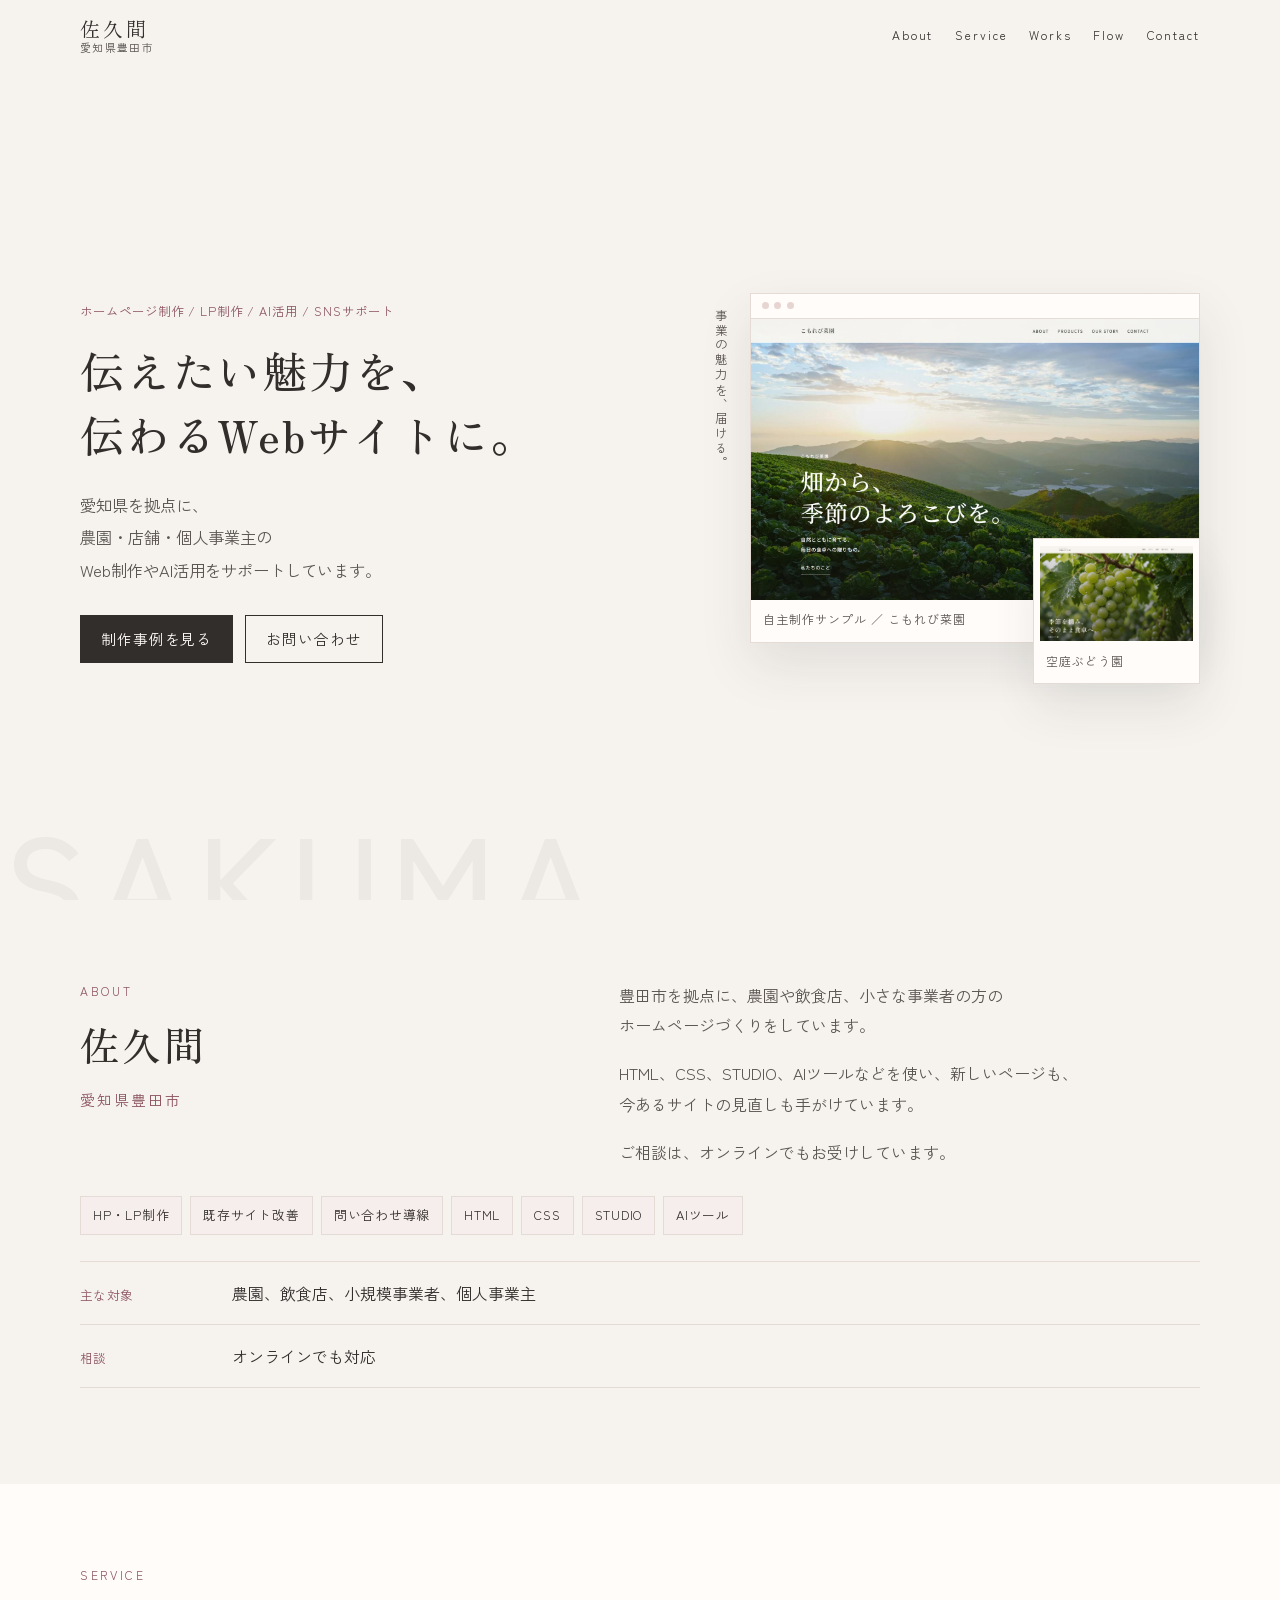
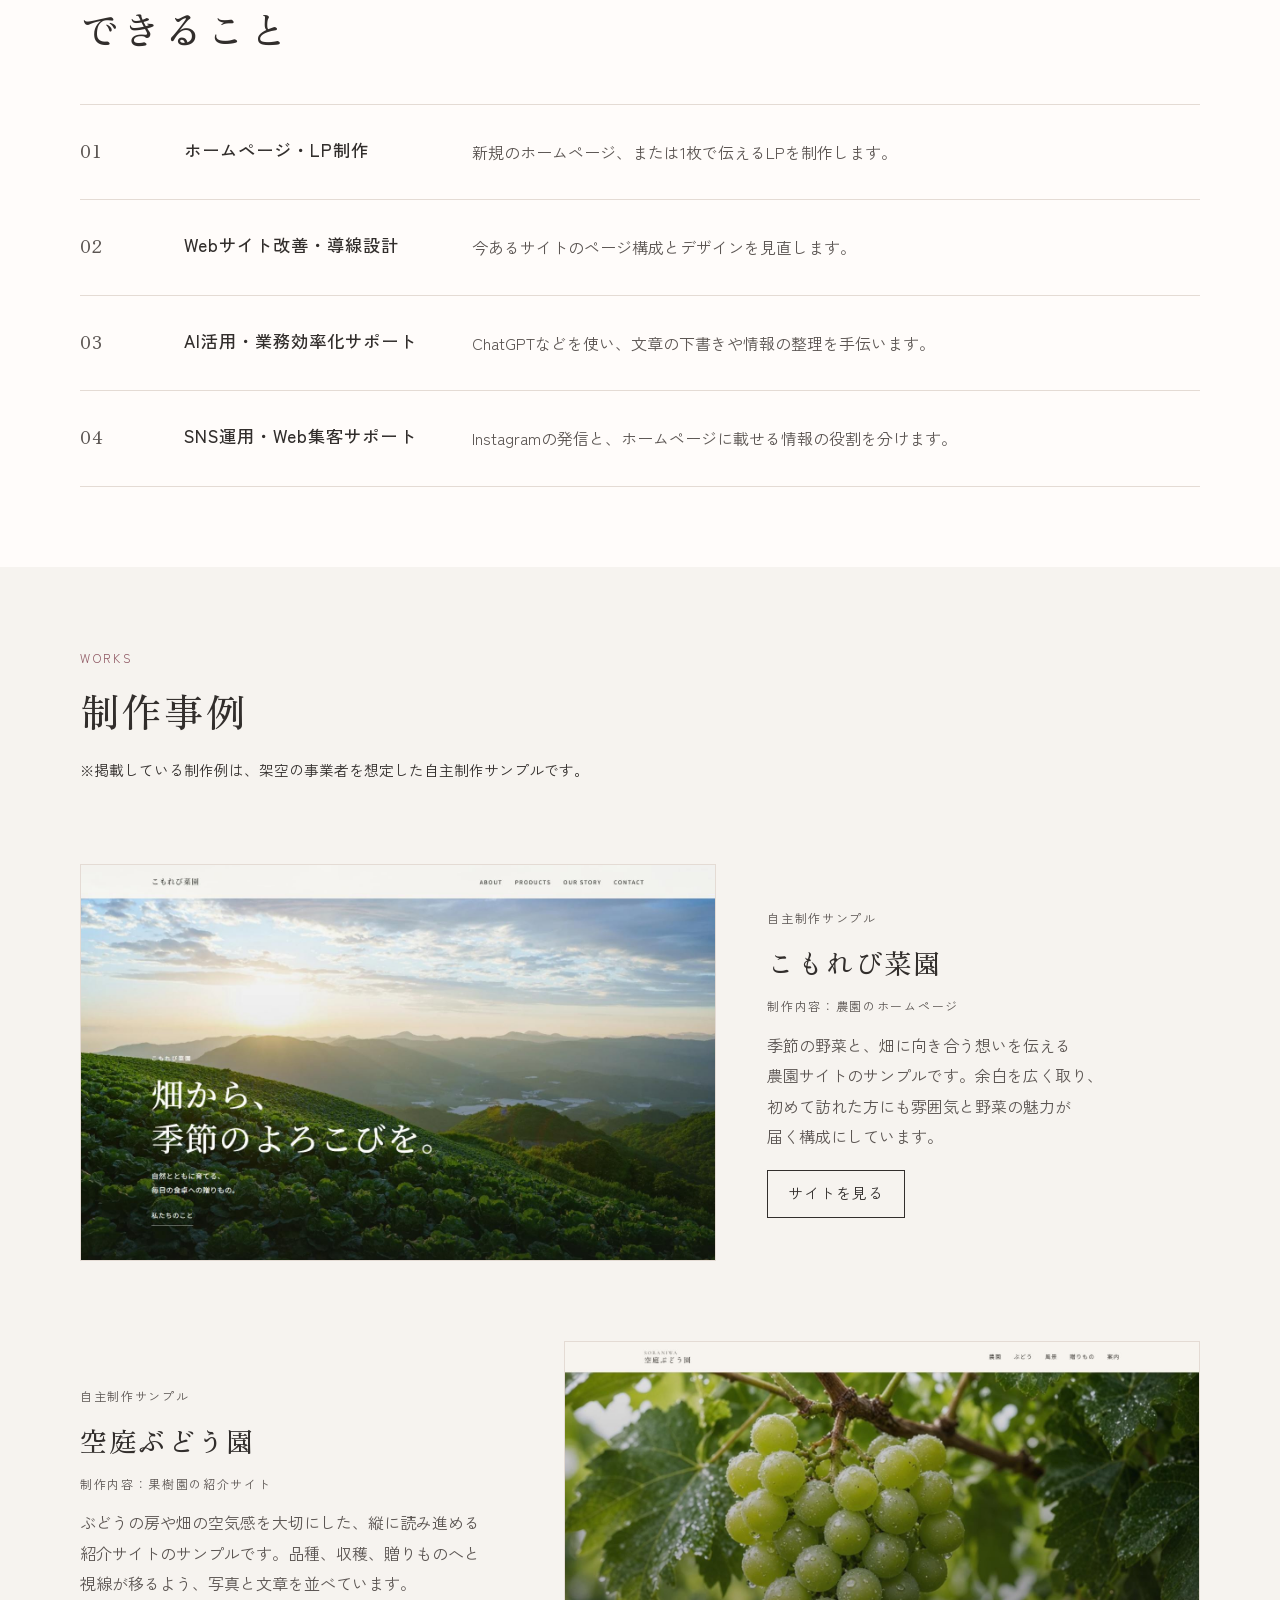
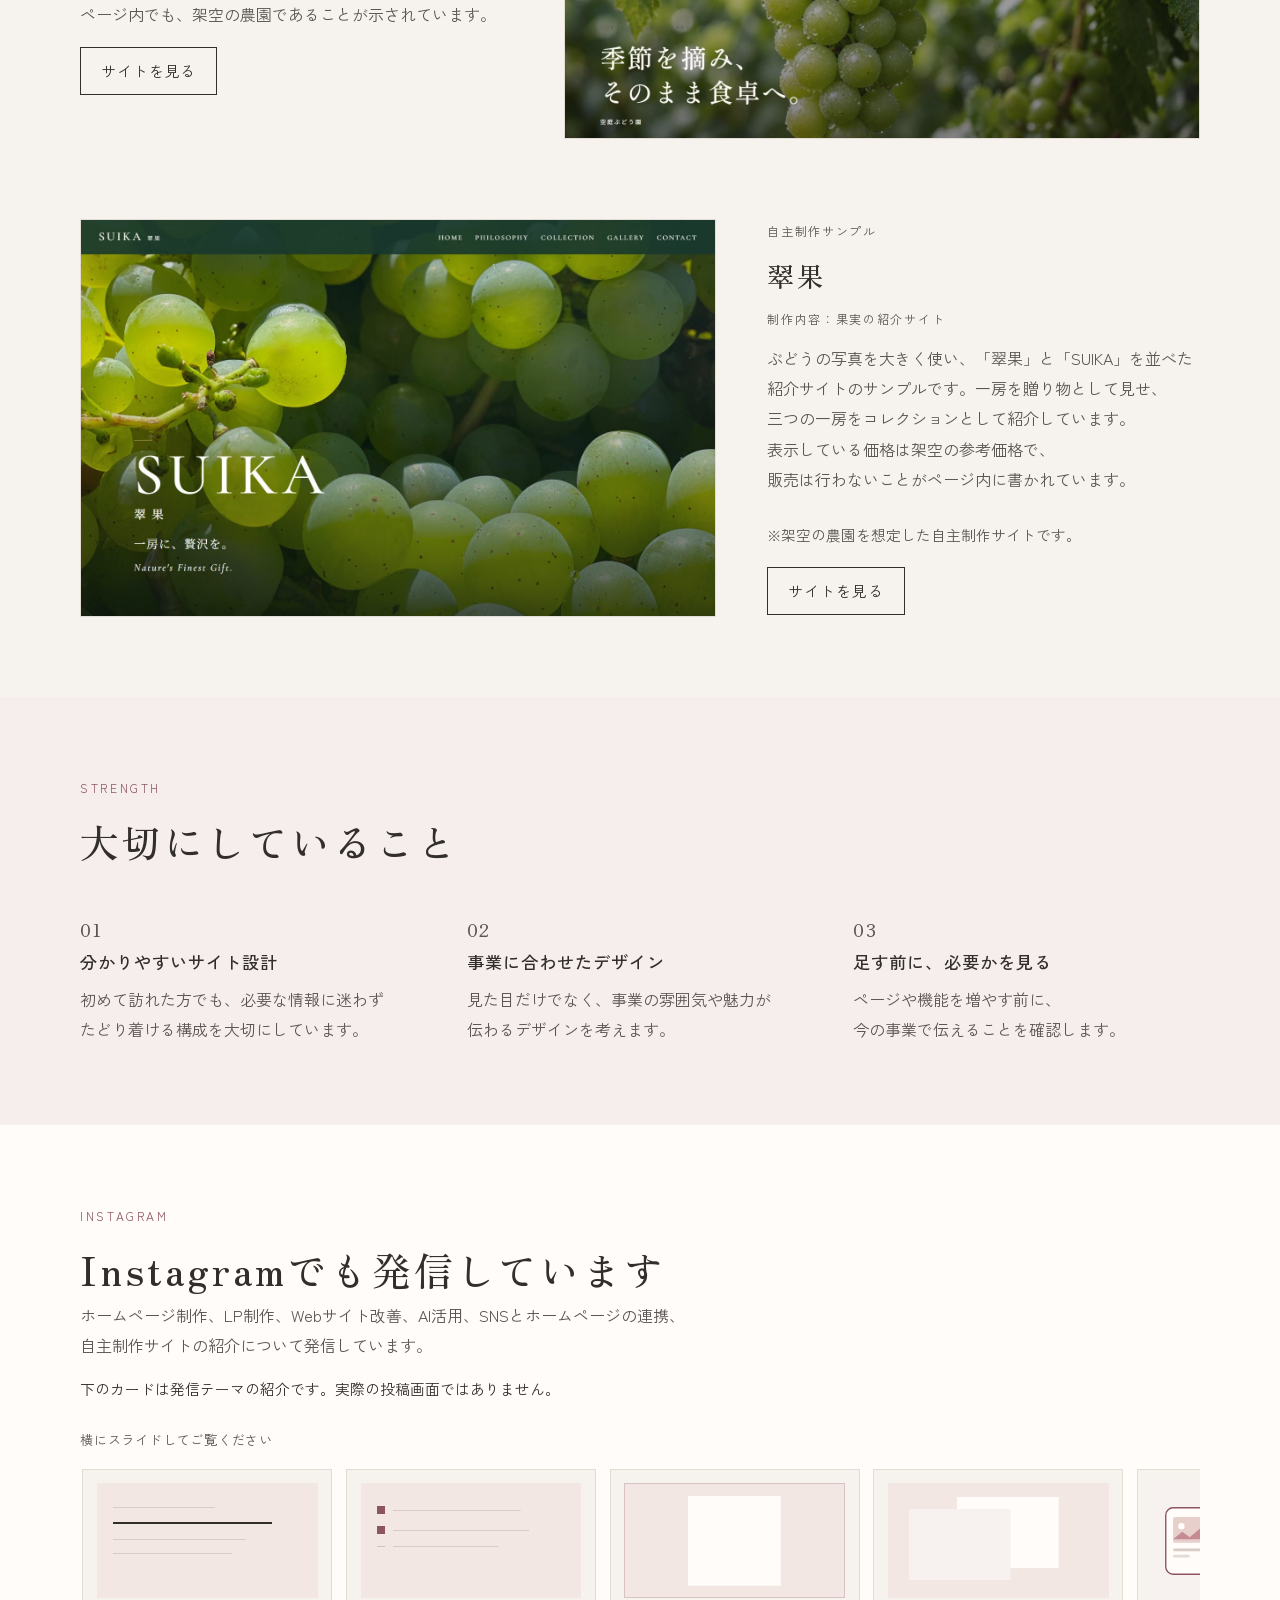
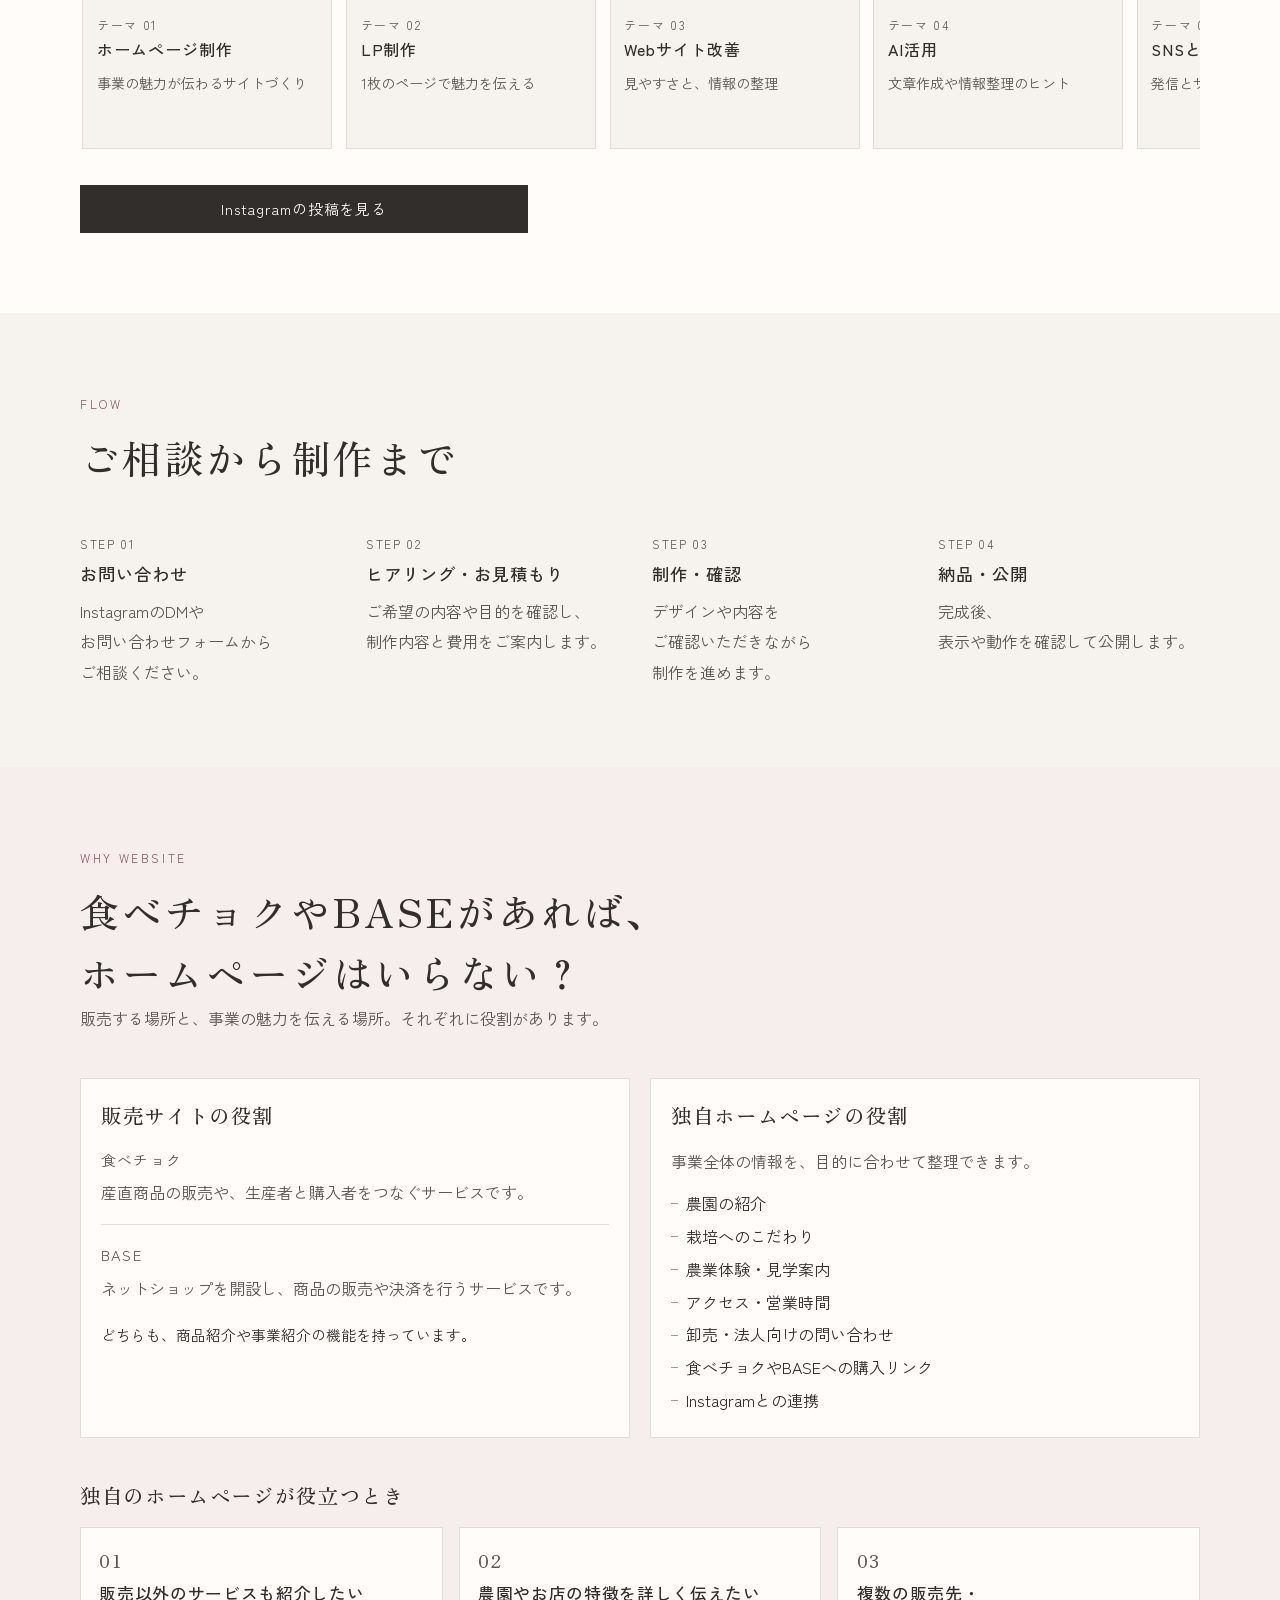
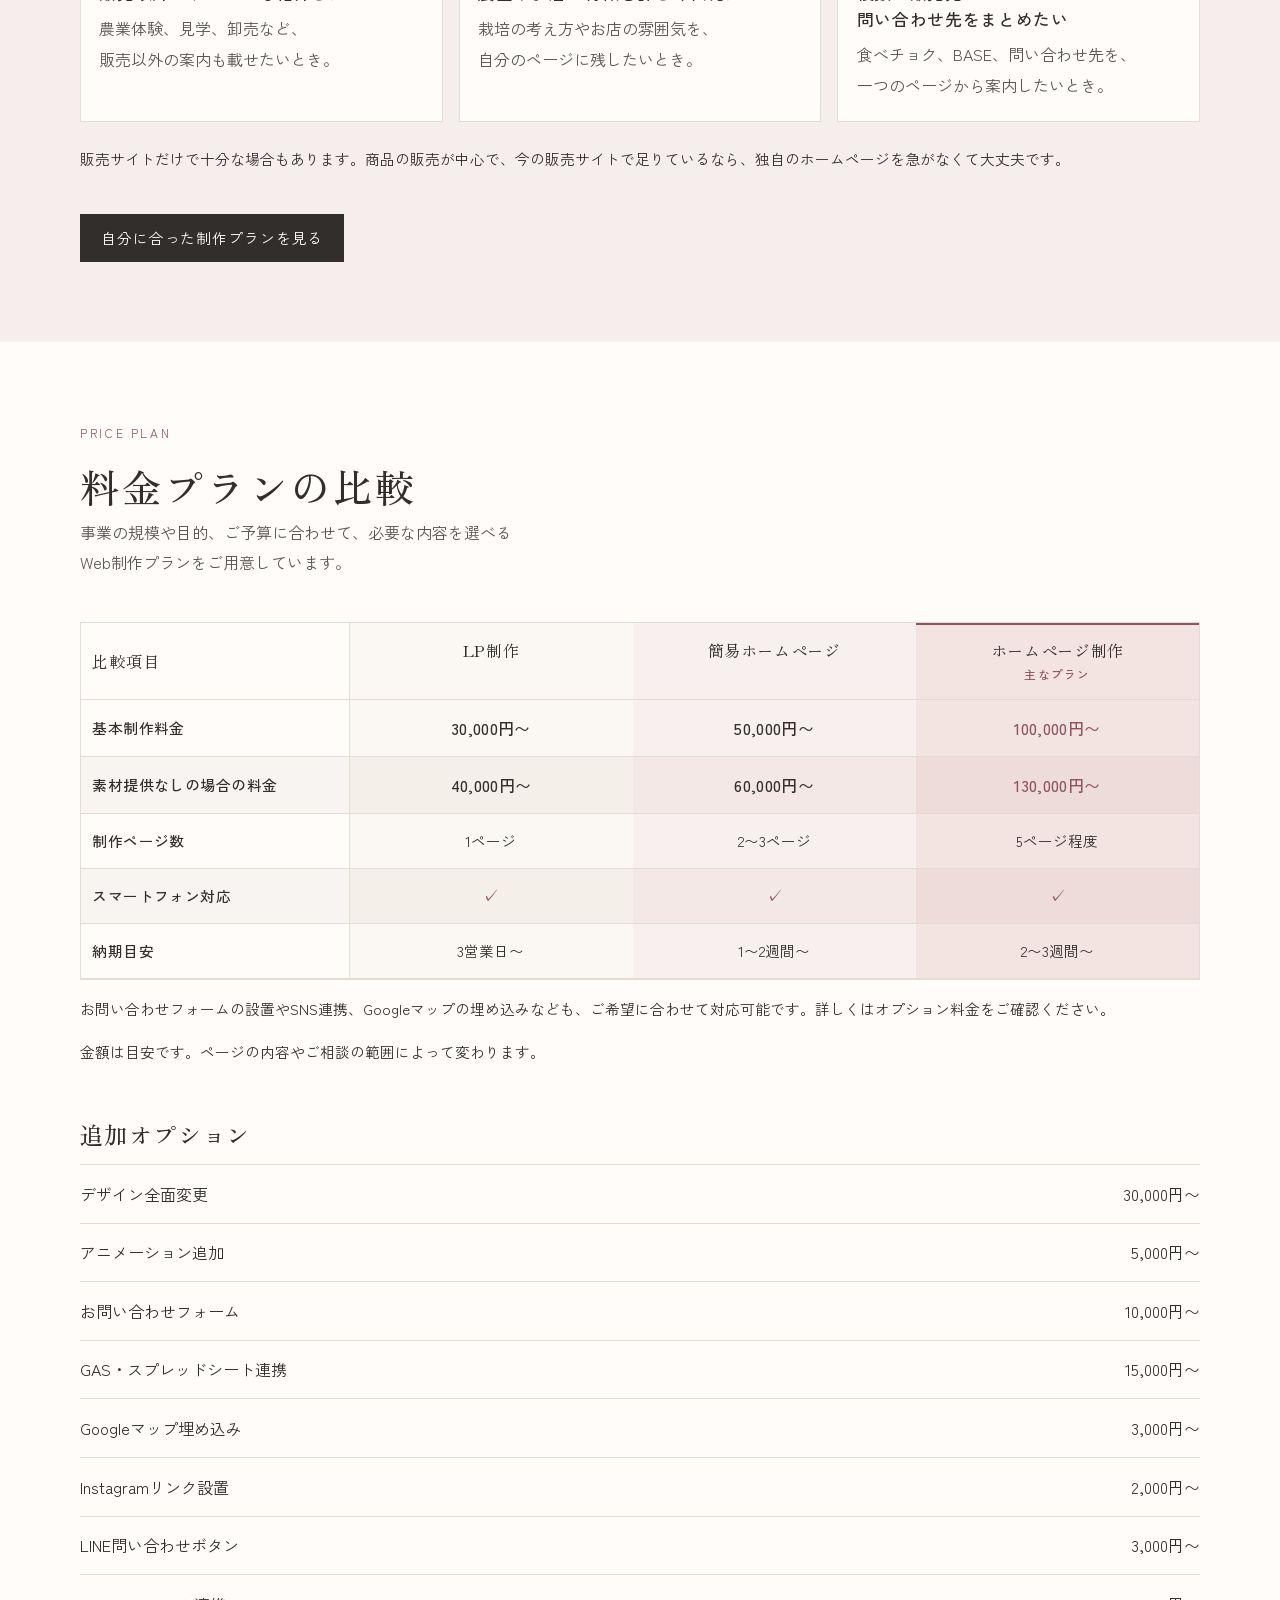
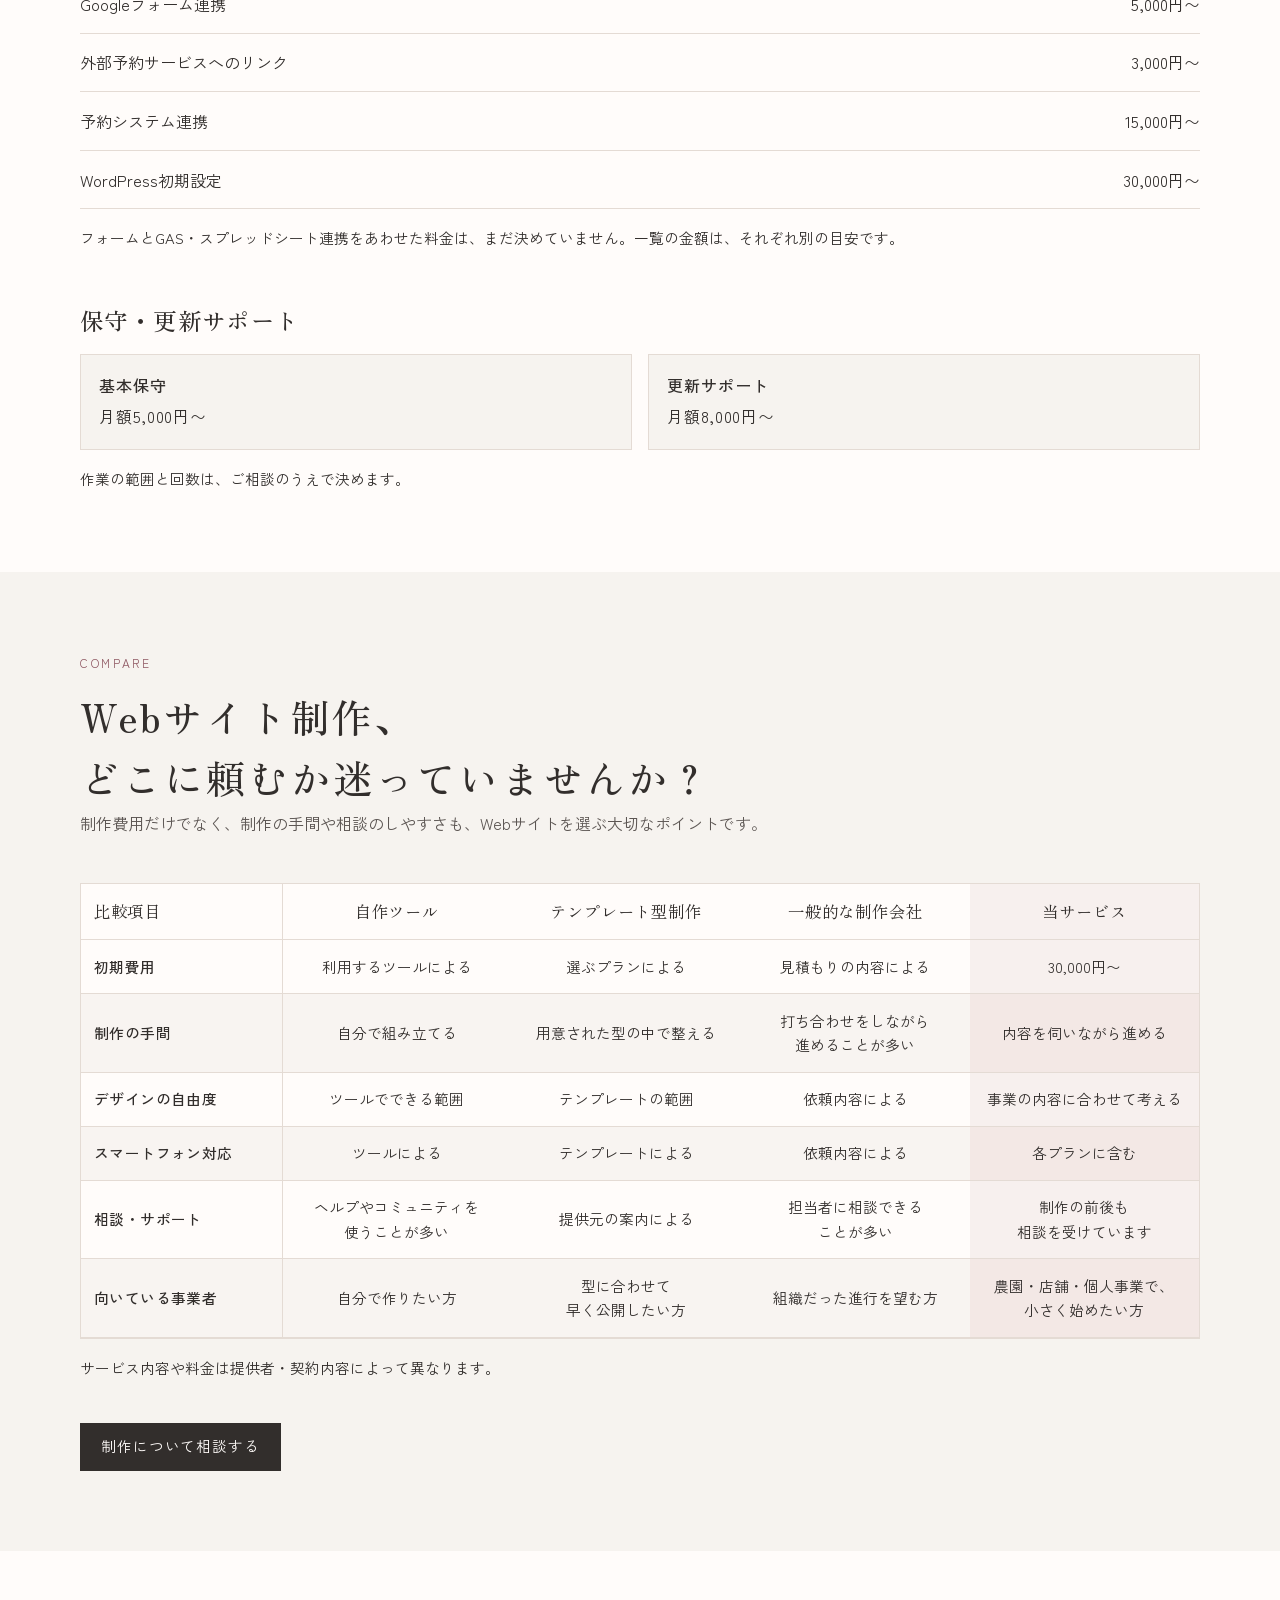
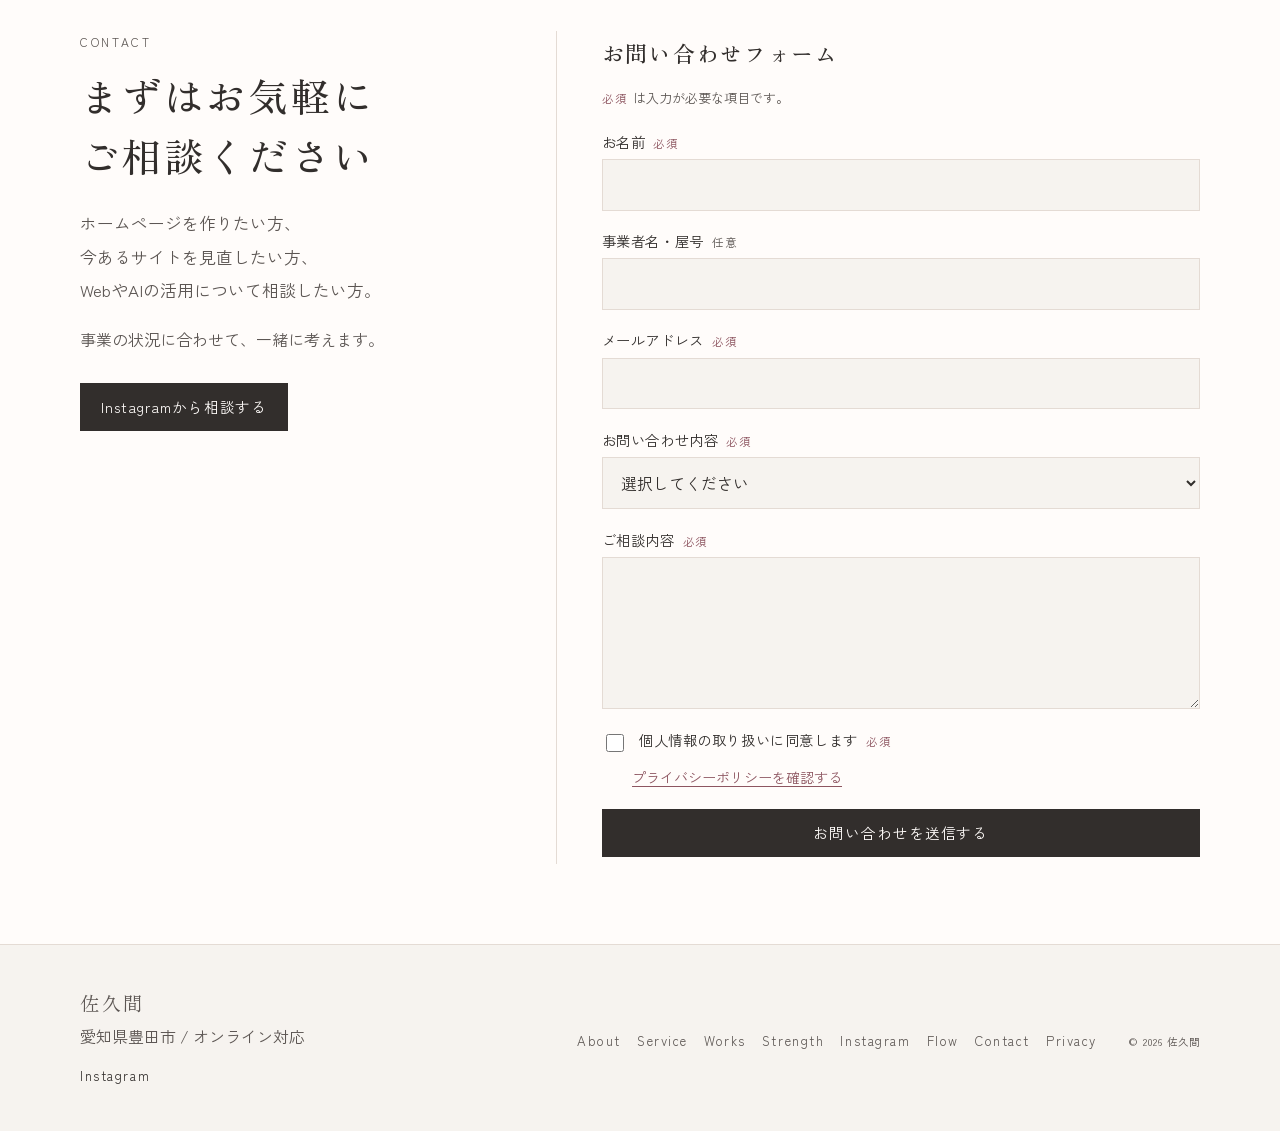
<file: index.html>
<!DOCTYPE html>
<html lang="ja">
<head>
  <meta charset="utf-8">
  <meta name="viewport" content="width=device-width, initial-scale=1">
  <title>佐久間｜伝えたい魅力を、伝わるWebサイトに。</title>
  <meta name="description" content="愛知県豊田市を拠点に、農園・果樹園・飲食店・カフェ・美容室などのホームページ制作、サイト改善、AI活用、SNSサポートを行っています。オンライン対応可。">
  <meta name="author" content="佐久間">
  <meta name="theme-color" content="#f6f3ef">
  <link rel="canonical" href="https://emi1126.github.io/emi.skm1008/">
  <meta property="og:type" content="website">
  <meta property="og:locale" content="ja_JP">
  <meta property="og:site_name" content="佐久間">
  <meta property="og:title" content="佐久間｜伝えたい魅力を、伝わるWebサイトに。">
  <meta property="og:description" content="愛知県豊田市を拠点に、農園・店舗・個人事業主のWeb制作とAI活用をサポートしています。">
  <meta property="og:url" content="https://emi1126.github.io/emi.skm1008/">
  <meta property="og:image" content="https://emi1126.github.io/emi.skm1008/images/og.jpg">
  <meta property="og:image:width" content="1200">
  <meta property="og:image:height" content="630">
  <meta property="og:image:alt" content="佐久間。伝えたい魅力を、伝わるWebサイトに。愛知県豊田市のWeb制作・AI活用。">
  <meta name="twitter:card" content="summary_large_image">
  <meta name="twitter:title" content="佐久間｜伝えたい魅力を、伝わるWebサイトに。">
  <meta name="twitter:description" content="愛知県豊田市を拠点に、農園・店舗・個人事業主のWeb制作とAI活用をサポートしています。">
  <meta name="twitter:image" content="https://emi1126.github.io/emi.skm1008/images/og.jpg">
  <link rel="icon" href="favicon.svg" type="image/svg+xml">
  <link rel="icon" href="images/favicon-32.png" sizes="32x32" type="image/png">
  <link rel="apple-touch-icon" href="images/apple-touch.png">
  <link rel="preconnect" href="https://fonts.googleapis.com">
  <link rel="preconnect" href="https://fonts.gstatic.com" crossorigin>
  <link href="https://fonts.googleapis.com/css2?family=Zen+Kaku+Gothic+New:wght@400;500&family=Zen+Old+Mincho:wght@500;600&display=swap" rel="stylesheet">
  <link rel="stylesheet" href="css/style.css">
  <script type="application/ld+json">
  {
    "@context": "https://schema.org",
    "@type": "ProfessionalService",
    "name": "佐久間",
    "url": "https://emi1126.github.io/emi.skm1008/",
    "image": "https://emi1126.github.io/emi.skm1008/images/og.jpg",
    "description": "愛知県豊田市を拠点に、農園・店舗・個人事業主のWeb制作とAI活用をサポートしています。",
    "address": {
      "@type": "PostalAddress",
      "addressLocality": "豊田市",
      "addressRegion": "愛知県",
      "addressCountry": "JP"
    },
    "areaServed": "JP",
    "knowsAbout": ["ホームページ制作", "LP制作", "Webサイト改善", "AI活用", "SNS運用"]
  }
  </script>
</head>
<body>
  <a class="skip" href="#main">本文へスキップ</a>

  <header class="site-header">
    <div class="container header-inner">
      <a class="logo" href="#top">
        <span class="logo-name">佐久間</span>
        <span class="logo-place">愛知県豊田市</span>
      </a>
      <button class="menu-btn" type="button" aria-expanded="false" aria-controls="site-nav">
        <span class="menu-lines" aria-hidden="true"><span></span><span></span><span></span></span>
        <span class="menu-label">メニュー</span>
      </button>
      <nav id="site-nav" class="site-nav" aria-label="メインメニュー">
        <a href="#about"><span class="en">About</span><span class="ja">事業について</span></a>
        <a href="#service"><span class="en">Service</span><span class="ja">できること</span></a>
        <a href="#works"><span class="en">Works</span><span class="ja">制作事例</span></a>
        <a href="#flow"><span class="en">Flow</span><span class="ja">ご相談の流れ</span></a>
        <a href="#contact"><span class="en">Contact</span><span class="ja">お問い合わせ</span></a>
      </nav>
    </div>
  </header>

  <main id="main">
    <section class="hero" id="top" aria-labelledby="hero-title">
      <p class="watermark" aria-hidden="true">SAKUMA</p>
      <div class="container hero-inner">
        <div class="hero-copy">
          <p class="kicker">ホームページ制作 / LP制作 / AI活用 / SNSサポート</p>
          <h1 id="hero-title"><span class="line">伝えたい魅力を、</span><span class="line">伝わるWebサイトに。</span></h1>
          <p class="lead">愛知県を拠点に、<br>農園・店舗・個人事業主の<br>Web制作やAI活用をサポートしています。</p>
          <div class="hero-actions">
            <a class="btn btn-primary" href="#works">制作事例を見る</a>
            <a class="btn" href="#contact">お問い合わせ</a>
          </div>
        </div>
        <div class="hero-visual">
          <p class="vtext" aria-hidden="true">事業の魅力を、届ける。</p>
          <figure class="frame frame-main">
            <div class="frame-top" aria-hidden="true"><span></span><span></span><span></span></div>
            <img src="images/works/komorebi.jpg" width="1440" height="900" alt="自主制作サンプル「こもれび菜園」のトップページ" fetchpriority="high">
            <figcaption>自主制作サンプル ／ こもれび菜園</figcaption>
          </figure>
          <figure class="frame frame-sub">
            <img src="images/works/soraniwa.jpg" width="1440" height="900" alt="自主制作サンプル「空庭ぶどう園」のトップページ">
            <figcaption>空庭ぶどう園</figcaption>
          </figure>
        </div>
      </div>
    </section>

    <section class="section" id="about" aria-labelledby="about-title">
      <div class="container">
        <div class="about-grid reveal">
          <div>
            <p class="section-label">About</p>
            <h2 id="about-title">佐久間</h2>
            <p class="about-place">愛知県豊田市</p>
          </div>
          <div class="about-body">
            <p>豊田市を拠点に、農園や飲食店、小さな事業者の方の<wbr>ホームページづくりをしています。</p>
            <p>HTML、CSS、STUDIO、AIツールなどを使い、新しいページも、今あるサイトの見直しも手がけています。</p>
            <p>ご相談は、オンラインでもお受けしています。</p>
          </div>
        </div>
        <ul class="about-tags reveal" aria-label="対応内容と使っているもの">
          <li>HP・LP制作</li>
          <li>既存サイト改善</li>
          <li>問い合わせ導線</li>
          <li>HTML</li>
          <li>CSS</li>
          <li>STUDIO</li>
          <li>AIツール</li>
        </ul>
        <dl class="facts reveal">
          <div>
            <dt>主な対象</dt>
            <dd>農園、飲食店、小規模事業者、個人事業主</dd>
          </div>
          <div>
            <dt>相談</dt>
            <dd>オンラインでも対応</dd>
          </div>
        </dl>
      </div>
    </section>

    <section class="section section-paper" id="service" aria-labelledby="service-title">
      <div class="container">
        <div class="section-head reveal">
          <p class="section-label">Service</p>
          <h2 id="service-title">できること</h2>
        </div>
        <ol class="service-list">
          <li class="service-item reveal">
            <p class="num">01</p>
            <h3>ホームページ・LP制作</h3>
            <p>新規のホームページ、または1枚で伝えるLPを制作します。</p>
          </li>
          <li class="service-item reveal">
            <p class="num">02</p>
            <h3>Webサイト改善・導線設計</h3>
            <p>今あるサイトのページ構成と<wbr>デザインを見直します。</p>
          </li>
          <li class="service-item reveal">
            <p class="num">03</p>
            <h3>AI活用・業務効率化サポート</h3>
            <p>ChatGPTなどを使い、文章の下書きや情報の整理を手伝います。</p>
          </li>
          <li class="service-item reveal">
            <p class="num">04</p>
            <h3>SNS運用・Web集客サポート</h3>
            <p>Instagramの発信と、ホームページに載せる<wbr>情報の役割を分けます。</p>
          </li>
        </ol>
      </div>
    </section>

    <section class="section" id="works" aria-labelledby="works-title">
      <div class="container">
        <div class="section-head reveal">
          <p class="section-label">Works</p>
          <h2 id="works-title">制作事例</h2>
          <p class="note">※掲載している制作例は、架空の事業者を想定した自主制作サンプルです。</p>
        </div>

        <article class="work reveal">
          <figure class="work-media">
            <img src="images/works/komorebi.jpg" width="1440" height="900" alt="自主制作サンプル「こもれび菜園」のトップページ" loading="lazy" decoding="async">
          </figure>
          <div class="work-body">
            <p class="work-tag">自主制作サンプル</p>
            <h3>こもれび菜園</h3>
            <p class="work-type">制作内容：農園のホームページ</p>
            <p>季節の野菜と、畑に向き合う想いを伝える<wbr>農園サイトのサンプルです。余白を広く取り、初めて訪れた方にも<wbr>雰囲気と野菜の魅力が<wbr>届く構成にしています。</p>
            <a class="btn" href="https://emi1126.github.io/sample1/" target="_blank" rel="noopener noreferrer">サイトを見る<span class="sr-only">（こもれび菜園・新しいタブで開きます）</span></a>
          </div>
        </article>

        <article class="work work-reverse reveal">
          <figure class="work-media">
            <img src="images/works/soraniwa.jpg" width="1440" height="900" alt="自主制作サンプル「空庭ぶどう園」のトップページ" loading="lazy" decoding="async">
          </figure>
          <div class="work-body">
            <p class="work-tag">自主制作サンプル</p>
            <h3>空庭ぶどう園</h3>
            <p class="work-type">制作内容：果樹園の紹介サイト</p>
            <p>ぶどうの房や畑の空気感を大切にした、縦に読み進める<wbr>紹介サイトのサンプルです。品種、収穫、贈りものへと<wbr>視線が移るよう、写真と文章を並べています。ページ内でも、架空の農園であることが示されています。</p>
            <a class="btn" href="https://emi1126.github.io/sample2/" target="_blank" rel="noopener noreferrer">サイトを見る<span class="sr-only">（空庭ぶどう園・新しいタブで開きます）</span></a>
          </div>
        </article>

        <article class="work reveal">
          <figure class="work-media">
            <img src="images/works/suika.jpg" width="1440" height="900" alt="自主制作サンプル「翠果」のトップページ" loading="lazy" decoding="async">
          </figure>
          <div class="work-body">
            <p class="work-tag">自主制作サンプル</p>
            <h3>翠果</h3>
            <p class="work-type">制作内容：果実の紹介サイト</p>
            <p>ぶどうの写真を大きく使い、「翠果」と「SUIKA」を並べた<wbr>紹介サイトのサンプルです。一房を贈り物として見せ、三つの一房を<wbr>コレクションとして紹介しています。表示している価格は架空の参考価格で、販売は行わないことが<wbr>ページ内に書かれています。</p>
            <p class="note">※架空の農園を想定した自主制作サイトです。</p>
            <a class="btn" href="https://emi1126.github.io/sample3/" target="_blank" rel="noopener noreferrer">サイトを見る<span class="sr-only">（翠果・新しいタブで開きます）</span></a>
          </div>
        </article>
      </div>
    </section>

    <section class="section section-blush" id="strength" aria-labelledby="strength-title">
      <div class="container">
        <div class="section-head reveal">
          <p class="section-label">Strength</p>
          <h2 id="strength-title">大切にしていること</h2>
        </div>
        <ol class="strength-list">
          <li class="reveal">
            <p class="num">01</p>
            <h3>分かりやすいサイト設計</h3>
            <p>初めて訪れた方でも、必要な情報に迷わず<wbr>たどり着ける構成を大切にしています。</p>
          </li>
          <li class="reveal">
            <p class="num">02</p>
            <h3>事業に合わせたデザイン</h3>
            <p>見た目だけでなく、事業の雰囲気や魅力が<wbr>伝わるデザインを考えます。</p>
          </li>
          <li class="reveal">
            <p class="num">03</p>
            <h3>足す前に、必要かを見る</h3>
            <p>ページや機能を増やす前に、今の事業で伝えることを確認します。</p>
          </li>
        </ol>
      </div>
    </section>

    <section class="section section-paper" id="instagram" aria-labelledby="instagram-title">
      <div class="container">
        <div class="section-head reveal">
          <p class="section-label">Instagram</p>
          <h2 id="instagram-title">Instagramでも<wbr>発信しています</h2>
          <p>ホームページ制作、LP制作、Webサイト改善、AI活用、SNSとホームページの連携、<wbr>自主制作サイトの紹介について<wbr>発信しています。</p>
          <p class="note">下のカードは発信テーマの紹介です。実際の投稿画面ではありません。</p>
        </div>
        <p class="scroll-hint">横にスライドしてご覧ください</p>
        <ul class="theme-scroller reveal" tabindex="0" aria-label="Instagramで発信しているテーマ。横にスクロールできます">
          <li class="theme">
            <div class="theme-art art-1" aria-hidden="true"></div>
            <p class="theme-label">テーマ 01</p>
            <h3>ホームページ制作</h3>
            <p>事業の魅力が伝わるサイトづくり</p>
          </li>
          <li class="theme">
            <div class="theme-art art-2" aria-hidden="true"></div>
            <p class="theme-label">テーマ 02</p>
            <h3>LP制作</h3>
            <p>1枚のページで魅力を伝える</p>
          </li>
          <li class="theme">
            <div class="theme-art art-3" aria-hidden="true"></div>
            <p class="theme-label">テーマ 03</p>
            <h3>Webサイト改善</h3>
            <p>見やすさと、情報の整理</p>
          </li>
          <li class="theme">
            <div class="theme-art art-4" aria-hidden="true"></div>
            <p class="theme-label">テーマ 04</p>
            <h3>AI活用</h3>
            <p>文章作成や情報整理のヒント</p>
          </li>
          <li class="theme">
            <div class="theme-art art-5" aria-hidden="true"><img src="images/themes/sns-site.svg" alt="" width="240" height="104"></div>
            <p class="theme-label">テーマ 05</p>
            <h3>SNSとホームページの連携</h3>
            <p>発信とサイトのつなぎ方</p>
          </li>
          <li class="theme">
            <div class="theme-art art-6" aria-hidden="true"></div>
            <p class="theme-label">テーマ 06</p>
            <h3>自主制作サイトの紹介</h3>
            <p>サンプルサイトの様子</p>
          </li>
        </ul>
        <div class="ig-action reveal">
          <a class="btn btn-primary" data-instagram-link href="https://www.instagram.com/emi.skm1008/" target="_blank" rel="noopener noreferrer">Instagramの投稿を見る<span class="sr-only">（新しいタブで開きます）</span></a>
        </div>
      </div>
    </section>

    <section class="section" id="flow" aria-labelledby="flow-title">
      <div class="container">
        <div class="section-head reveal">
          <p class="section-label">Flow</p>
          <h2 id="flow-title">ご相談から制作まで</h2>
        </div>
        <ol class="steps">
          <li class="reveal">
            <p class="step-num">STEP 01</p>
            <h3>お問い合わせ</h3>
            <p>InstagramのDMや<wbr>お問い合わせフォームから<wbr>ご相談ください。</p>
          </li>
          <li class="reveal">
            <p class="step-num">STEP 02</p>
            <h3>ヒアリング・お見積もり</h3>
            <p>ご希望の内容や目的を確認し、制作内容と費用をご案内します。</p>
          </li>
          <li class="reveal">
            <p class="step-num">STEP 03</p>
            <h3>制作・確認</h3>
            <p>デザインや内容を<wbr>ご確認いただきながら<wbr>制作を進めます。</p>
          </li>
          <li class="reveal">
            <p class="step-num">STEP 04</p>
            <h3>納品・公開</h3>
            <p>完成後、表示や動作を確認して公開します。</p>
          </li>
        </ol>
      </div>
    </section>

    <section class="section section-blush" id="why" aria-labelledby="why-title">
      <div class="container">
        <div class="section-head reveal">
          <p class="section-label">Why Website</p>
          <h2 id="why-title">食べチョクや<wbr>BASEがあれば、<wbr>ホームページは<wbr>いらない？</h2>
          <p>販売する場所と、事業の魅力を伝える場所。<wbr>それぞれに役割があります。</p>
        </div>
        <div class="role-grid">
          <article class="role-card reveal">
            <h3>販売サイトの役割</h3>
            <div class="role-block">
              <p class="role-name">食べチョク</p>
              <p>産直商品の販売や、<wbr>生産者と購入者をつなぐサービスです。</p>
            </div>
            <div class="role-block">
              <p class="role-name">BASE</p>
              <p>ネットショップを開設し、<wbr>商品の販売や決済を行うサービスです。</p>
            </div>
            <p class="role-note">どちらも、商品紹介や<wbr>事業紹介の機能を持っています。</p>
          </article>
          <article class="role-card reveal">
            <h3>独自ホームページの役割</h3>
            <p>事業全体の情報を、<wbr>目的に合わせて整理できます。</p>
            <ul class="role-points">
              <li>農園の紹介</li>
              <li>栽培へのこだわり</li>
              <li>農業体験・見学案内</li>
              <li>アクセス・営業時間</li>
              <li>卸売・法人向けの問い合わせ</li>
              <li>食べチョクやBASEへの購入リンク</li>
              <li>Instagramとの連携</li>
            </ul>
          </article>
        </div>
        <h3 class="why-lead">独自のホームページが役立つとき</h3>
        <ol class="why-cases">
          <li class="reveal">
            <p class="num">01</p>
            <h4>販売以外のサービスも<wbr>紹介したい</h4>
            <p>農業体験、見学、卸売など、<wbr>販売以外の案内も載せたいとき。</p>
          </li>
          <li class="reveal">
            <p class="num">02</p>
            <h4>農園やお店の特徴を<wbr>詳しく伝えたい</h4>
            <p>栽培の考え方やお店の雰囲気を、<wbr>自分のページに残したいとき。</p>
          </li>
          <li class="reveal">
            <p class="num">03</p>
            <h4>複数の販売先・<wbr>問い合わせ先をまとめたい</h4>
            <p>食べチョク、BASE、問い合わせ先を、<wbr>一つのページから案内したいとき。</p>
          </li>
        </ol>
        <p class="note">販売サイトだけで十分な場合もあります。商品の販売が中心で、<wbr>今の販売サイトで足りているなら、<wbr>独自のホームページを急がなくて大丈夫です。</p>
        <p class="plan-cta"><a class="btn btn-primary" href="#price">自分に合った制作プランを見る</a></p>
      </div>
    </section>

    <section class="section section-paper" id="price" aria-labelledby="price-title">
      <div class="container">
        <div class="section-head reveal">
          <p class="section-label">Price Plan</p>
          <h2 id="price-title">料金プランの比較</h2>
          <p>事業の規模や目的、ご予算に合わせて、必要な内容を選べる<wbr>Web制作プランをご用意しています。</p>
        </div>
        <p class="scroll-hint">横にスライドして比較できます</p>
        <div class="plan-scroll reveal" tabindex="0">
          <table class="plan-table">
            <caption class="sr-only">LP制作、簡易ホームページ、ホームページ制作の料金と比較項目</caption>
            <colgroup>
              <col class="label-col">
              <col class="plan-col">
              <col class="plan-col">
              <col class="plan-col">
            </colgroup>
            <thead>
              <tr>
                <th class="col-label" scope="col">比較項目</th>
                <th class="col-lp" scope="col"><span class="plan-name">LP制作</span><span class="plan-note plan-note-spacer" aria-hidden="true">主なプラン</span></th>
                <th class="col-lite" scope="col"><span class="plan-name">簡易<wbr>ホームページ</span><span class="plan-note plan-note-spacer" aria-hidden="true">主なプラン</span></th>
                <th class="col-main" scope="col"><span class="plan-name">ホーム<wbr>ページ制作</span><span class="plan-note">主なプラン</span></th>
              </tr>
            </thead>
            <tbody>
              <tr class="is-fee">
                <th scope="row">基本制作料金</th>
                <td class="col-lp">30,000円〜</td>
                <td class="col-lite">50,000円〜</td>
                <td class="col-main">100,000円〜</td>
              </tr>
              <tr class="is-fee">
                <th scope="row">素材提供なしの<wbr>場合の料金</th>
                <td class="col-lp">40,000円〜</td>
                <td class="col-lite">60,000円〜</td>
                <td class="col-main">130,000円〜</td>
              </tr>
              <tr>
                <th scope="row">制作ページ数</th>
                <td class="col-lp">1ページ</td>
                <td class="col-lite">2〜3ページ</td>
                <td class="col-main">5ページ程度</td>
              </tr>
              <tr>
                <th scope="row">スマートフォン<wbr>対応</th>
                <td class="col-lp"><span class="mark" aria-hidden="true">✓</span><span class="sr-only">含む</span></td>
                <td class="col-lite"><span class="mark" aria-hidden="true">✓</span><span class="sr-only">含む</span></td>
                <td class="col-main"><span class="mark" aria-hidden="true">✓</span><span class="sr-only">含む</span></td>
              </tr>
              <tr>
                <th scope="row">納期目安</th>
                <td class="col-lp">3営業日〜</td>
                <td class="col-lite">1〜2週間〜</td>
                <td class="col-main">2〜3週間〜</td>
              </tr>
            </tbody>
          </table>
        </div>
        <p class="note">お問い合わせフォームの設置やSNS連携、Googleマップの埋め込みなども、ご希望に合わせて対応可能です。詳しくはオプション料金をご確認ください。</p>
        <p class="note">金額は目安です。ページの内容やご相談の範囲によって<wbr>変わります。</p>

        <h3 class="plan-sub" id="options-title">追加オプション</h3>
        <ul class="option-list" aria-labelledby="options-title">
          <li><span>デザイン全面変更</span><span>30,000円〜</span></li>
          <li><span>アニメーション追加</span><span>5,000円〜</span></li>
          <li><span>お問い合わせフォーム</span><span>10,000円〜</span></li>
          <li><span>GAS・スプレッドシート連携</span><span>15,000円〜</span></li>
          <li><span>Googleマップ埋め込み</span><span>3,000円〜</span></li>
          <li><span>Instagramリンク設置</span><span>2,000円〜</span></li>
          <li><span>LINE問い合わせボタン</span><span>3,000円〜</span></li>
          <li><span>Googleフォーム連携</span><span>5,000円〜</span></li>
          <li><span>外部予約サービスへのリンク</span><span>3,000円〜</span></li>
          <li><span>予約システム連携</span><span>15,000円〜</span></li>
          <li><span>WordPress初期設定</span><span>30,000円〜</span></li>
        </ul>
        <p class="note">フォームとGAS・スプレッドシート連携をあわせた料金は、まだ決めていません。一覧の金額は、それぞれ別の目安です。</p>

        <h3 class="plan-sub" id="care-title">保守・更新サポート</h3>
        <ul class="care-list" aria-labelledby="care-title">
          <li>
            <h3>基本保守</h3>
            <p class="care-price">月額5,000円〜</p>
          </li>
          <li>
            <h3>更新サポート</h3>
            <p class="care-price">月額8,000円〜</p>
          </li>
        </ul>
        <p class="note">作業の範囲と回数は、ご相談のうえで決めます。</p>
      </div>
    </section>

    <section class="section" id="compare" aria-labelledby="compare-title">
      <div class="container">
        <div class="section-head reveal">
          <p class="section-label">Compare</p>
          <h2 id="compare-title">Webサイト制作、<br>どこに頼むか<wbr>迷っていませんか？</h2>
          <p>制作費用だけでなく、制作の手間や相談のしやすさも、Webサイトを選ぶ大切なポイントです。</p>
        </div>
        <p class="scroll-hint">横にスライドして比較できます</p>
        <div class="plan-scroll reveal" tabindex="0">
          <table class="plan-table compare-table">
            <caption class="sr-only">自作ツール、テンプレート型制作、一般的な制作会社、当サービスの違い</caption>
            <thead>
              <tr>
                <th class="col-label" scope="col">比較項目</th>
                <th scope="col">自作ツール</th>
                <th scope="col">テンプレート型制作</th>
                <th scope="col">一般的な制作会社</th>
                <th class="col-lite" scope="col">当サービス</th>
              </tr>
            </thead>
            <tbody>
              <tr>
                <th scope="row">初期費用</th>
                <td>利用するツールによる</td>
                <td>選ぶプランによる</td>
                <td>見積もりの内容による</td>
                <td class="col-lite">30,000円〜</td>
              </tr>
              <tr>
                <th scope="row">制作の手間</th>
                <td>自分で組み立てる</td>
                <td>用意された型の中で整える</td>
                <td>打ち合わせをしながら<wbr>進めることが多い</td>
                <td class="col-lite">内容を伺いながら進める</td>
              </tr>
              <tr>
                <th scope="row">デザインの自由度</th>
                <td>ツールでできる範囲</td>
                <td>テンプレートの範囲</td>
                <td>依頼内容による</td>
                <td class="col-lite">事業の内容に合わせて考える</td>
              </tr>
              <tr>
                <th scope="row">スマートフォン対応</th>
                <td>ツールによる</td>
                <td>テンプレートによる</td>
                <td>依頼内容による</td>
                <td class="col-lite">各プランに含む</td>
              </tr>
              <tr>
                <th scope="row">相談・サポート</th>
                <td>ヘルプやコミュニティを<wbr>使うことが多い</td>
                <td>提供元の案内による</td>
                <td>担当者に相談できる<wbr>ことが多い</td>
                <td class="col-lite">制作の前後も<wbr>相談を受けています</td>
              </tr>
              <tr>
                <th scope="row">向いている事業者</th>
                <td>自分で作りたい方</td>
                <td>型に合わせて<wbr>早く公開したい方</td>
                <td>組織だった進行を望む方</td>
                <td class="col-lite">農園・店舗・個人事業で、<wbr>小さく始めたい方</td>
              </tr>
            </tbody>
          </table>
        </div>
        <p class="note">サービス内容や料金は提供者・契約内容によって異なります。</p>
        <p class="plan-cta"><a class="btn btn-primary" href="#contact">制作について相談する</a></p>
      </div>
    </section>

    <section class="section section-paper contact" id="contact" aria-labelledby="contact-title">
      <div class="container contact-grid">
        <div class="reveal">
          <p class="section-label">Contact</p>
          <h2 id="contact-title">まずはお気軽に<br>ご相談ください</h2>
          <p class="contact-lead">ホームページを作りたい方、<br>今あるサイトを見直したい方、<br>WebやAIの活用について相談したい方。</p>
          <p>事業の状況に合わせて、一緒に考えます。</p>
          <div class="contact-aside">
            <a class="btn btn-primary" data-instagram-link href="https://www.instagram.com/emi.skm1008/" target="_blank" rel="noopener noreferrer">Instagramから相談する<span class="sr-only">（新しいタブで開きます）</span></a>
          </div>
        </div>
        <div class="contact-panel reveal">
          <!-- contactEndpoint が空のあいだは送信ボタンを無効にします。手順は gas/Code.gs を参照。 -->
          <h3 class="form-heading">お問い合わせフォーム</h3>
          <p class="pending" id="endpoint-note">送信先の準備が完了するまで、このフォームからは送信できません。ご相談はInstagramからお願いします。</p>
          <form id="contact-form" class="contact-form" action="" method="post" novalidate aria-describedby="endpoint-note">
            <p class="form-legend"><span class="req">必須</span>は入力が必要な項目です。</p>
            <div class="field">
              <label for="contact-name">お名前<span class="req">必須</span></label>
              <input id="contact-name" name="name" type="text" autocomplete="name" required maxlength="80" aria-required="true">
              <p class="field-error" id="contact-name-error" hidden></p>
            </div>
            <div class="field">
              <label for="contact-business">事業者名・屋号<span class="opt">任意</span></label>
              <input id="contact-business" name="company" type="text" autocomplete="organization" maxlength="120">
              <p class="field-error" id="contact-business-error" hidden></p>
            </div>
            <div class="field">
              <label for="contact-email">メールアドレス<span class="req">必須</span></label>
              <input id="contact-email" name="email" type="email" inputmode="email" autocomplete="email" autocapitalize="none" spellcheck="false" required maxlength="254" aria-required="true">
              <p class="field-error" id="contact-email-error" hidden></p>
            </div>
            <div class="field">
              <label for="contact-type">お問い合わせ内容<span class="req">必須</span></label>
              <select id="contact-type" name="category" required aria-required="true">
                <option value="">選択してください</option>
                <option>ホームページ制作について</option>
                <option>LP制作について</option>
                <option>既存サイトの改善について</option>
                <option>AI活用について</option>
                <option>SNS運用について</option>
                <option>その他</option>
              </select>
              <p class="field-error" id="contact-type-error" hidden></p>
            </div>
            <div class="field">
              <label for="contact-message">ご相談内容<span class="req">必須</span></label>
              <textarea id="contact-message" name="message" required maxlength="4000" aria-required="true"></textarea>
              <p class="field-error" id="contact-message-error" hidden></p>
            </div>
            <div class="field">
              <div class="consent">
                <input id="contact-consent" name="consent" type="checkbox" value="yes" required aria-required="true">
                <label for="contact-consent">個人情報の取り扱いに同意します<span class="req">必須</span></label>
              </div>
              <p class="consent-note"><a href="privacy.html" target="_blank" rel="noopener noreferrer">プライバシーポリシーを確認する<span class="sr-only">（新しいタブで開きます）</span></a></p>
              <p class="field-error" id="contact-consent-error" hidden></p>
            </div>
            <div class="hp-field" aria-hidden="true" inert>
              <label for="contact-hp">会社サイト</label>
              <input id="contact-hp" name="website" type="text" tabindex="-1" autocomplete="off" value="">
            </div>
            <div class="form-alert" id="contact-alert" role="alert" hidden></div>
            <button class="btn btn-primary form-submit is-unavailable" id="contact-submit" type="submit" disabled>
              お問い合わせを送信する
              <span class="btn-state">送信先未設定</span>
            </button>
          </form>
          <div class="form-success" id="contact-success" role="status" tabindex="-1" hidden>
            <p>お問い合わせありがとうございます。<br>内容を確認のうえ、ご連絡いたします。</p>
          </div>
          <noscript>
            <p class="pending">フォームの送信にはJavaScriptが必要です。ご相談はInstagramからお願いします。</p>
          </noscript>
        </div>
      </div>
    </section>
  </main>

  <footer class="site-footer">
    <div class="container footer-inner">
      <div>
        <p class="footer-name">佐久間</p>
        <p>愛知県豊田市 / オンライン対応</p>
        <p class="footer-external"><a data-instagram-link href="https://www.instagram.com/emi.skm1008/" target="_blank" rel="noopener noreferrer">Instagram<span class="sr-only">（新しいタブで開きます）</span></a></p>
      </div>
      <nav aria-label="フッターメニュー">
        <a href="#about">About</a>
        <a href="#service">Service</a>
        <a href="#works">Works</a>
        <a href="#strength">Strength</a>
        <a href="#instagram">Instagram</a>
        <a href="#flow">Flow</a>
        <a href="#contact">Contact</a>
        <a href="privacy.html">Privacy</a>
      </nav>
      <p class="copyright"><small>© 2026 佐久間</small></p>
    </div>
  </footer>

  <script src="js/site-config.js"></script>
  <script src="js/main.js"></script>
  <script src="js/contact.js"></script>
</body>
</html>
</file>
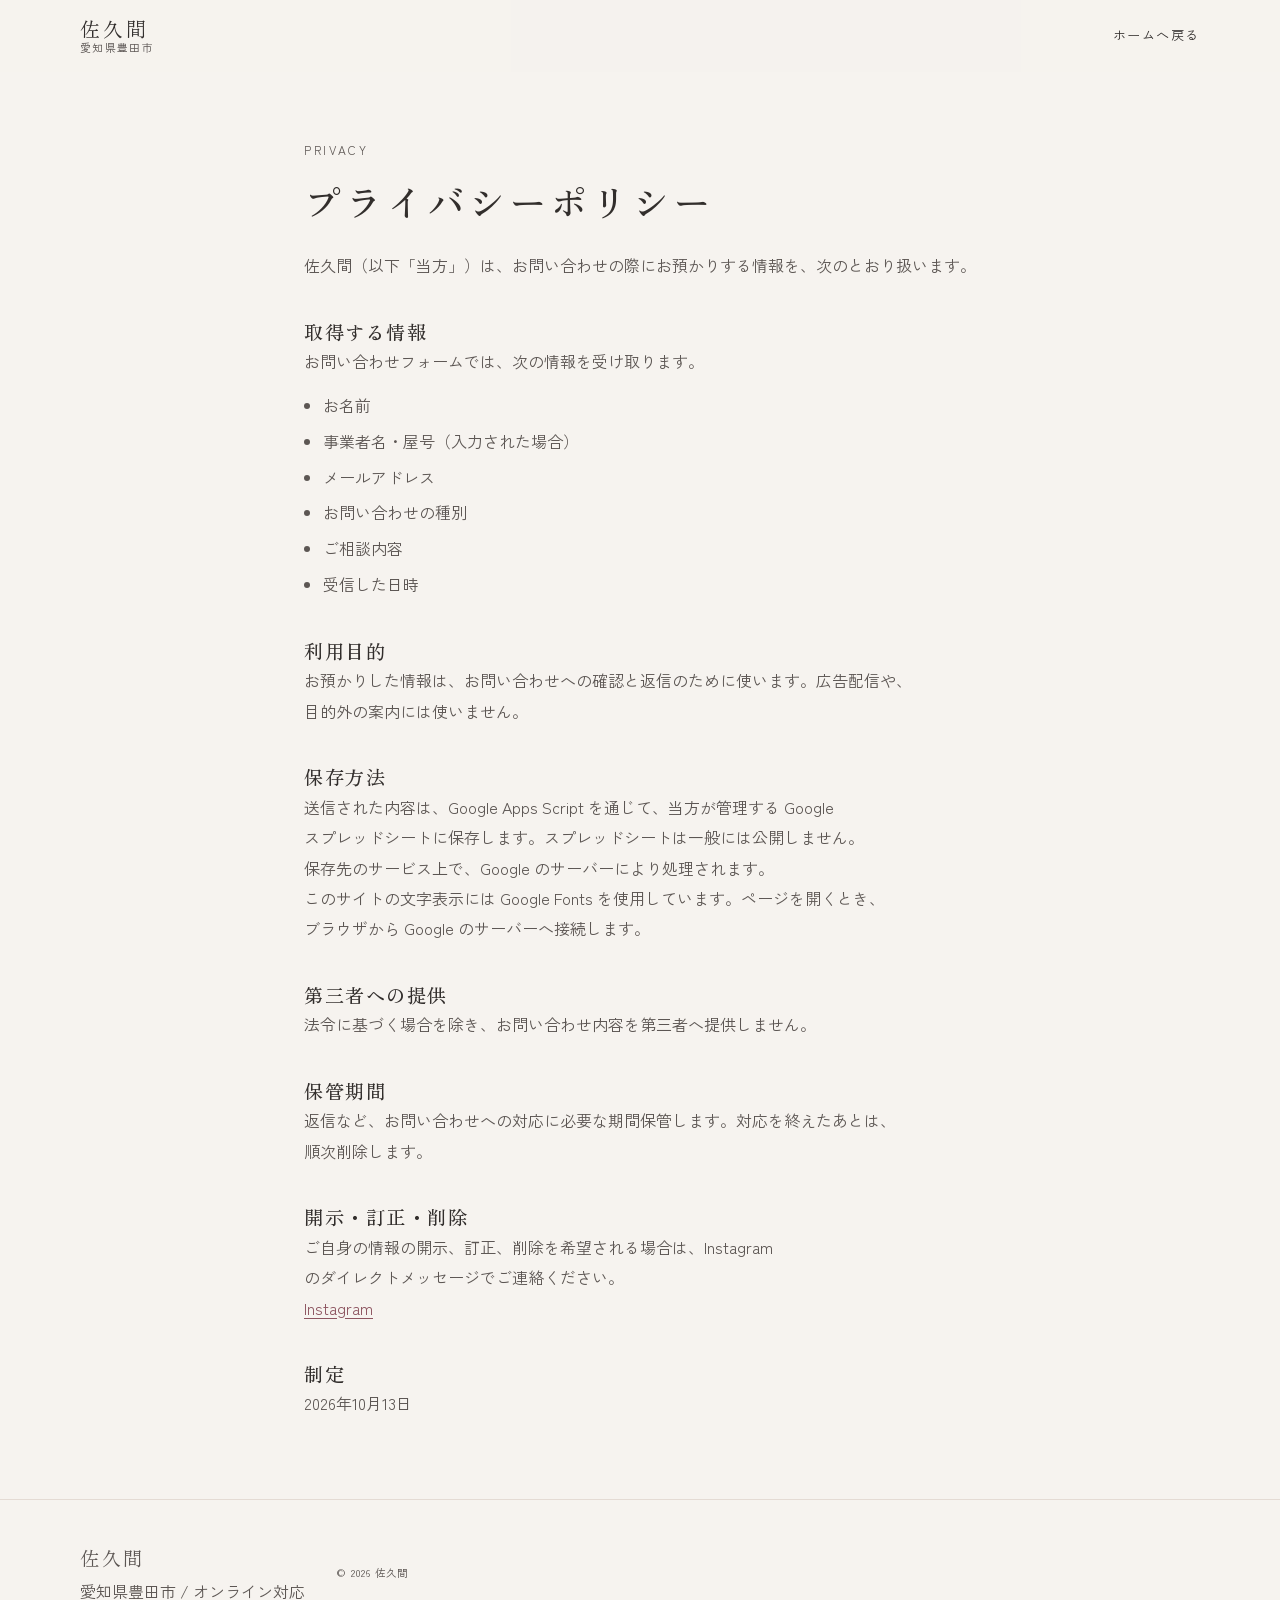
<file: privacy.html>
<!DOCTYPE html>
<html lang="ja">
<head>
  <meta charset="utf-8">
  <meta name="viewport" content="width=device-width, initial-scale=1">
  <title>プライバシーポリシー｜佐久間</title>
  <meta name="description" content="佐久間のお問い合わせでお預かりするお名前、メールアドレス、ご相談内容の取り扱いについて記載しています。">
  <meta name="theme-color" content="#f6f3ef">
  <link rel="canonical" href="https://emi1126.github.io/emi.skm1008/privacy.html">
  <meta property="og:type" content="article">
  <meta property="og:locale" content="ja_JP">
  <meta property="og:site_name" content="佐久間">
  <meta property="og:title" content="プライバシーポリシー｜佐久間">
  <meta property="og:description" content="お問い合わせでお預かりする情報の取り扱いについて。">
  <meta property="og:url" content="https://emi1126.github.io/emi.skm1008/privacy.html">
  <meta property="og:image" content="https://emi1126.github.io/emi.skm1008/images/og.jpg">
  <link rel="icon" href="favicon.svg" type="image/svg+xml">
  <link rel="icon" href="images/favicon-32.png" sizes="32x32" type="image/png">
  <link rel="preconnect" href="https://fonts.googleapis.com">
  <link rel="preconnect" href="https://fonts.gstatic.com" crossorigin>
  <link href="https://fonts.googleapis.com/css2?family=Zen+Kaku+Gothic+New:wght@400;500&family=Zen+Old+Mincho:wght@500;600&display=swap" rel="stylesheet">
  <link rel="stylesheet" href="css/style.css">
</head>
<body>
  <a class="skip" href="#main">本文へスキップ</a>
  <header class="site-header">
    <div class="container header-inner">
      <a class="logo" href="index.html">
        <span class="logo-name">佐久間</span>
        <span class="logo-place">愛知県豊田市</span>
      </a>
      <a class="legal-back" href="index.html">ホームへ戻る</a>
    </div>
  </header>
  <main id="main" class="legal">
    <article class="container legal-inner">
      <p class="section-label">Privacy</p>
      <h1>プライバシーポリシー</h1>
      <p class="legal-lead">佐久間（以下「当方」）は、お問い合わせの際にお預かりする情報を、次のとおり扱います。</p>

      <h2>取得する情報</h2>
      <p>お問い合わせフォームでは、次の情報を受け取ります。</p>
      <ul>
        <li>お名前</li>
        <li>事業者名・屋号（入力された場合）</li>
        <li>メールアドレス</li>
        <li>お問い合わせの種別</li>
        <li>ご相談内容</li>
        <li>受信した日時</li>
      </ul>

      <h2>利用目的</h2>
      <p>お預かりした情報は、お問い合わせへの確認と返信のために使います。広告配信や、目的外の案内には使いません。</p>

      <h2>保存方法</h2>
      <p>送信された内容は、Google Apps Script を通じて、当方が管理する Google スプレッドシートに保存します。スプレッドシートは一般には公開しません。保存先のサービス上で、Google のサーバーにより処理されます。</p>
      <p>このサイトの文字表示には Google Fonts を使用しています。ページを開くとき、ブラウザから Google のサーバーへ接続します。</p>

      <h2>第三者への提供</h2>
      <p>法令に基づく場合を除き、お問い合わせ内容を第三者へ提供しません。</p>

      <h2>保管期間</h2>
      <p>返信など、お問い合わせへの対応に必要な期間保管します。対応を終えたあとは、順次削除します。</p>

      <h2>開示・訂正・削除</h2>
      <p>ご自身の情報の開示、訂正、削除を希望される場合は、Instagram のダイレクトメッセージでご連絡ください。</p>
      <p><a href="https://www.instagram.com/emi.skm1008/" target="_blank" rel="noopener noreferrer">Instagram<span class="sr-only">（新しいタブで開きます）</span></a></p>

      <h2>制定</h2>
      <p>2026年10月13日</p>
    </article>
  </main>
  <footer class="site-footer">
    <div class="container footer-inner">
      <div>
        <p class="footer-name">佐久間</p>
        <p>愛知県豊田市 / オンライン対応</p>
      </div>
      <p class="copyright"><small>© 2026 佐久間</small></p>
    </div>
  </footer>
</body>
</html>
</file>
<file: css/style.css>
:root {
  --bg: #f6f3ef;
  --paper: #fffcfa;
  --ink: #322e2c;
  --muted: #5c5653;
  --line: #e4dbd4;
  --pink: #c48b92;
  --pink-deep: #8d5560;
  --blush: #f6eeec;
  --header: 4.5rem;
  --shadow: 0 22px 50px rgba(50, 46, 44, 0.1);
  --container: 1120px;
}

*,
*::before,
*::after { box-sizing: border-box; }

[hidden] { display: none !important; }

html {
  scroll-behavior: smooth;
  text-size-adjust: 100%;
}

body {
  margin: 0;
  background: var(--bg);
  color: var(--ink);
  font-family: "Zen Kaku Gothic New", "Hiragino Sans", "Yu Gothic", "Noto Sans JP", sans-serif;
  font-size: 1rem;
  font-weight: 400;
  line-height: 1.9;
  overflow-x: clip;
}

img { max-width: 100%; height: auto; display: block; }

a { color: inherit; }

button,
a { -webkit-tap-highlight-color: transparent; }

h1, h2, h3, p { margin: 0; }

h1, h2, h3 {
  font-family: "Zen Old Mincho", "Yu Mincho", "Hiragino Mincho ProN", serif;
  font-weight: 500;
  line-height: 1.5;
  letter-spacing: 0.04em;
  word-break: keep-all;
  line-break: strict;
  overflow-wrap: break-word;
}

p {
  line-break: strict;
  word-break: keep-all;
  overflow-wrap: break-word;
}

ul, ol { margin: 0; padding: 0; list-style: none; }

:focus { outline: none; }

:focus-visible {
  outline: 2px solid var(--pink-deep);
  outline-offset: 3px;
}

::selection { background: #f0d9d6; color: var(--ink); }

.sr-only {
  position: absolute;
  width: 1px;
  height: 1px;
  padding: 0;
  margin: -1px;
  overflow: hidden;
  clip: rect(0, 0, 0, 0);
  white-space: nowrap;
  border: 0;
}

.skip {
  position: absolute;
  left: 1rem;
  top: 0;
  z-index: 80;
  transform: translateY(-120%);
  background: var(--ink);
  color: var(--paper);
  padding: 0.7rem 1rem;
  text-decoration: none;
}

.skip:focus { transform: none; }

.container {
  width: min(var(--container), calc(100% - 2.5rem));
  margin-inline: auto;
}

.site-header {
  position: sticky;
  top: 0;
  z-index: 40;
  height: var(--header);
  background: rgba(246, 243, 239, 0.94);
  border-bottom: 1px solid transparent;
}

.site-header.is-scrolled { border-bottom-color: var(--line); }

.header-inner {
  height: 100%;
  display: flex;
  align-items: center;
  justify-content: space-between;
  gap: 1rem;
}

.logo {
  display: flex;
  flex-direction: column;
  text-decoration: none;
  line-height: 1.2;
  min-height: 44px;
  justify-content: center;
}

.logo-name {
  font-family: "Zen Old Mincho", "Yu Mincho", serif;
  font-size: 1.25rem;
  letter-spacing: 0.14em;
}

.logo-place {
  color: var(--muted);
  font-size: 0.68rem;
  letter-spacing: 0.12em;
}

.menu-btn {
  display: inline-flex;
  align-items: center;
  gap: 0.55rem;
  min-width: 44px;
  min-height: 44px;
  padding: 0.4rem 0.2rem;
  border: 0;
  background: transparent;
  color: var(--ink);
  font: inherit;
  letter-spacing: 0.12em;
  font-size: 0.78rem;
  cursor: pointer;
  position: relative;
  z-index: 50;
}

.menu-lines {
  width: 18px;
  height: 12px;
  display: inline-flex;
  flex-direction: column;
  justify-content: space-between;
}

.menu-lines span {
  display: block;
  height: 1px;
  background: currentColor;
  transform-origin: center;
  transition: transform 0.25s ease, opacity 0.25s ease;
}

.menu-btn[aria-expanded="true"] .menu-lines span:nth-child(1) { transform: translateY(5.5px) rotate(45deg); }
.menu-btn[aria-expanded="true"] .menu-lines span:nth-child(2) { opacity: 0; }
.menu-btn[aria-expanded="true"] .menu-lines span:nth-child(3) { transform: translateY(-5.5px) rotate(-45deg); }

.site-nav {
  position: fixed;
  inset: 0;
  z-index: 35;
  background: var(--bg);
  display: flex;
  flex-direction: column;
  justify-content: center;
  gap: 0.4rem;
  padding: 6rem 2rem 2.5rem;
  visibility: hidden;
  transform: translateY(-8px);
  pointer-events: none;
}

.site-nav.is-open {
  visibility: visible;
  transform: none;
  pointer-events: auto;
}

.site-nav a {
  text-decoration: none;
  display: flex;
  flex-direction: column;
  gap: 0.1rem;
  padding: 0.7rem 0;
  border-bottom: 1px solid var(--line);
}

.site-nav .en {
  font-size: 1.55rem;
  letter-spacing: 0.12em;
  font-family: "Zen Old Mincho", serif;
}

.site-nav .ja {
  color: var(--muted);
  font-size: 0.82rem;
  letter-spacing: 0.08em;
}

.site-nav a[aria-current="true"] .en { color: var(--pink-deep); }

body.nav-open { overflow: hidden; }

@media (max-width: 980px) {
  html:not(.has-js) .menu-btn { display: none; }

  html:not(.has-js) .site-header { height: auto; }

  html:not(.has-js) .header-inner {
    height: auto;
    flex-wrap: wrap;
    padding: 0.8rem 0;
  }

  html:not(.has-js) .site-nav {
    position: static;
    visibility: visible;
    transform: none;
    pointer-events: auto;
    padding: 0 0 0.4rem;
    background: transparent;
  }
}

.hero {
  position: relative;
  padding: 2.2rem 0 3.5rem;
  overflow: hidden;
}

.watermark {
  position: absolute;
  left: 0.2rem;
  bottom: -0.22em;
  z-index: 0;
  margin: 0;
  color: rgba(50, 46, 44, 0.05);
  font-family: "Zen Kaku Gothic New", sans-serif;
  font-weight: 500;
  font-size: clamp(4.2rem, 16vw, 8.5rem);
  letter-spacing: 0.08em;
  line-height: 0.8;
  pointer-events: none;
  user-select: none;
}

.hero-inner {
  position: relative;
  z-index: 1;
  display: grid;
  gap: 2.4rem;
  min-width: 0;
}

.kicker {
  color: var(--pink-deep);
  font-size: 0.78rem;
  letter-spacing: 0.08em;
  line-height: 1.7;
  margin-bottom: 1.1rem;
}

.hero h1 {
  font-size: clamp(1.9rem, 3.2vw + 1rem, 3.7rem);
  letter-spacing: 0.04em;
  line-height: 1.45;
}

.hero h1 .line { display: block; }

.lead {
  margin-top: 1.35rem;
  color: var(--muted);
  font-size: 1.02rem;
  line-height: 2;
}

.hero-actions {
  display: flex;
  flex-wrap: wrap;
  gap: 0.75rem;
  margin-top: 1.8rem;
}

.btn {
  display: inline-flex;
  align-items: center;
  justify-content: center;
  gap: 0.35rem;
  min-height: 48px;
  padding: 0.7rem 1.25rem;
  border: 1px solid var(--ink);
  background: transparent;
  color: var(--ink);
  font: inherit;
  font-size: 0.92rem;
  letter-spacing: 0.06em;
  line-height: 1.4;
  text-align: center;
  text-decoration: none;
  cursor: pointer;
  transition: background-color 0.25s ease, color 0.25s ease, border-color 0.25s ease;
}

.btn-primary {
  background: var(--ink);
  color: var(--paper);
}

.btn:hover { background: var(--blush); }

.btn-primary:hover { background: #4a403d; color: var(--paper); }

.btn:disabled {
  background: transparent;
  color: var(--muted);
  border-color: #d2c8c2;
  border-style: dashed;
  cursor: not-allowed;
}

.btn:disabled:hover { background: transparent; color: var(--muted); }

.btn-state {
  display: block;
  width: 100%;
  margin-top: 0.12rem;
  font-size: 0.68rem;
  letter-spacing: 0.08em;
}

button.btn { flex-direction: column; }

.hero-visual { position: relative; min-width: 0; }

.vtext {
  display: none;
  margin: 0;
}

.frame {
  margin: 0;
  background: var(--paper);
  border: 1px solid var(--line);
  box-shadow: var(--shadow);
}

.frame img {
  width: 100%;
  aspect-ratio: 16 / 10;
  object-fit: cover;
  object-position: center top;
}

.frame figcaption {
  padding: 0.55rem 0.8rem 0.65rem;
  color: var(--muted);
  font-size: 0.75rem;
  letter-spacing: 0.08em;
}

.frame-top {
  display: flex;
  gap: 0.35rem;
  padding: 0.55rem 0.7rem;
  border-bottom: 1px solid var(--line);
}

.frame-top span {
  width: 7px;
  height: 7px;
  border-radius: 50%;
  background: #e7d5d2;
}

.frame-sub { display: none; }

.section {
  padding: 5rem 0;
  scroll-margin-top: calc(var(--header) + 0.5rem);
}

.section-paper { background: var(--paper); }

.section-blush { background: var(--blush); }

.section-head { max-width: 40rem; margin-bottom: 2.8rem; }

.container,
.about-grid,
.about-grid > *,
.about-body,
.service-item,
.work,
.work > *,
.strength-list > *,
.steps > *,
.role-grid,
.role-card,
.why-cases,
.why-cases > *,
.section-head,
.hero-copy,
.contact-grid > * {
  min-width: 0;
}

#compare .section-head { max-width: none; }

#compare-title,
#compare .compare-table th,
#compare .compare-table td {
  word-break: keep-all;
  line-break: strict;
  overflow-wrap: normal;
}

.section-label {
  margin-bottom: 0.7rem;
  color: var(--pink-deep);
  font-size: 0.75rem;
  letter-spacing: 0.22em;
  text-transform: uppercase;
}

.section h2 {
  font-size: clamp(1.7rem, 2vw + 1rem, 2.45rem);
  letter-spacing: 0.08em;
  line-height: 1.55;
}

.section-head p:not(.section-label):not(.note),
.about-body p,
.service-item p,
.work-body p,
.strength-list p,
.role-card p,
.why-cases p,
.theme p,
.steps p,
.contact p,
.site-footer p {
  color: var(--muted);
}

.note {
  margin-top: 1rem;
  color: var(--ink);
  font-size: 0.92rem;
  line-height: 1.8;
}

.about-grid { display: grid; gap: 1.6rem; }

.about-place {
  margin-top: 0.7rem;
  color: var(--pink-deep);
  font-size: 0.92rem;
  letter-spacing: 0.14em;
}

.about-body { display: grid; gap: 1.1rem; }

.about-body > *,
.service-item > *,
.work-body > *,
.strength-list li > *,
.steps li > *,
.role-card > *,
.why-cases li > * {
  min-width: 0;
}

.about-tags {
  display: flex;
  flex-wrap: wrap;
  gap: 0.5rem;
  margin-top: 1.8rem;
}

.about-tags li {
  padding: 0.4rem 0.75rem;
  border: 1px solid var(--line);
  background: var(--blush);
  color: var(--ink);
  font-size: 0.8rem;
  letter-spacing: 0.06em;
}

.about-tags + .facts { margin-top: 1.6rem; }

.facts {
  display: grid;
  margin-top: 2.8rem;
  border-top: 1px solid var(--line);
}

.facts div {
  display: grid;
  gap: 0.2rem;
  padding: 1rem 0;
  border-bottom: 1px solid var(--line);
}

.facts dt {
  color: var(--pink-deep);
  font-size: 0.78rem;
  letter-spacing: 0.12em;
}

.facts dd { margin: 0; }

.service-item {
  display: grid;
  grid-template-columns: auto 1fr;
  gap: 0.35rem 1rem;
  padding: 1.6rem 0;
  border-top: 1px solid var(--line);
}

.service-list .service-item:last-child { border-bottom: 1px solid var(--line); }

.service-item p:last-child { grid-column: 1 / -1; }

.num {
  color: var(--pink-deep);
  font-family: "Zen Old Mincho", serif;
  font-size: 1.15rem;
  letter-spacing: 0.08em;
  line-height: 1.5;
}

.service-item h3,
.strength-list h3,
.steps h3,
.theme h3,
.work-body h3 {
  font-family: "Zen Kaku Gothic New", sans-serif;
  font-size: 1.08rem;
  font-weight: 500;
  letter-spacing: 0.06em;
}

.work { display: grid; gap: 1.1rem; margin-top: 3.2rem; }

.work-media {
  margin: 0;
  overflow: hidden;
  background: #efeae4;
  border: 1px solid var(--line);
  aspect-ratio: 16 / 10;
}

.work-media img {
  display: block;
  width: 100%;
  height: 100%;
  object-fit: cover;
  object-position: center top;
}

.work-body { display: grid; gap: 0.75rem; align-content: center; }

.work-tag,
.work-type,
.theme-label,
.step-num {
  color: var(--pink-deep);
  font-size: 0.75rem;
  letter-spacing: 0.14em;
}

.work-body h3 {
  font-family: "Zen Old Mincho", serif;
  font-size: 1.7rem;
  letter-spacing: 0.08em;
}

.work-body .btn { margin-top: 0.4rem; justify-self: start; }

.strength-list {
  display: grid;
  gap: 2rem;
}

.strength-list li,
.steps li { min-width: 0; }

.strength-list h3,
.steps h3 { margin: 0.35rem 0 0.55rem; }

.role-grid { display: grid; gap: 1rem; }

.role-card {
  padding: 1.35rem 1.25rem 1.45rem;
  background: var(--paper);
  border: 1px solid var(--line);
}

.role-card h3 {
  margin-bottom: 0.9rem;
  font-size: 1.28rem;
  letter-spacing: 0.08em;
}

.role-block + .role-block {
  margin-top: 1rem;
  padding-top: 1rem;
  border-top: 1px solid var(--line);
}

.role-name {
  color: var(--pink-deep);
  font-size: 0.92rem;
  letter-spacing: 0.08em;
}

.role-card .role-name + p { margin-top: 0.25rem; }

.role-card .role-note {
  margin-top: 1.1rem;
  color: var(--ink);
  font-size: 0.92rem;
}

.role-points {
  display: grid;
  gap: 0.35rem;
  margin-top: 0.9rem;
}

.role-points li {
  position: relative;
  padding-left: 0.95rem;
  color: var(--ink);
  line-height: 1.7;
}

.role-points li::before {
  content: "";
  position: absolute;
  left: 0;
  top: 0.82em;
  width: 0.42rem;
  height: 1px;
  background: var(--pink);
}

.why-lead {
  margin: 2.6rem 0 1rem;
  font-size: 1.28rem;
  letter-spacing: 0.08em;
}

.why-cases { display: grid; gap: 0.85rem; }

.why-cases li {
  padding: 1.2rem 1.15rem 1.3rem;
  background: var(--paper);
  border: 1px solid var(--line);
}

.why-cases h4 {
  margin: 0.35rem 0 0.45rem;
  font-family: "Zen Kaku Gothic New", "Hiragino Sans", "Yu Gothic", sans-serif;
  font-size: 1.05rem;
  font-weight: 500;
  line-height: 1.55;
  letter-spacing: 0.04em;
  word-break: keep-all;
  line-break: strict;
  overflow-wrap: break-word;
}

#why .note { margin-top: 1.5rem; }

.scroll-hint {
  margin: -1.2rem 0 0.8rem;
  color: var(--muted);
  font-size: 0.82rem;
  letter-spacing: 0.06em;
}

.theme-scroller {
  display: flex;
  gap: 0.85rem;
  max-width: 100%;
  overflow-x: auto;
  overscroll-behavior-x: contain;
  scroll-snap-type: x mandatory;
  scroll-padding-inline: 0.15rem;
  padding: 0.15rem 0.15rem 0.9rem;
  scrollbar-color: #ddcfc9 transparent;
}

.theme {
  flex: 0 0 min(78vw, 270px);
  scroll-snap-align: start;
  display: flex;
  flex-direction: column;
  min-height: 280px;
  padding: 0.85rem;
  background: var(--bg);
  border: 1px solid var(--line);
}

.theme-art {
  height: 7.2rem;
  margin-bottom: 1rem;
  background-color: #f3e7e4;
  background-repeat: no-repeat;
}

.art-1 {
  background-image:
    linear-gradient(#d9ccc6, #d9ccc6),
    linear-gradient(var(--ink), var(--ink)),
    linear-gradient(#d9ccc6, #d9ccc6),
    linear-gradient(#d9ccc6, #d9ccc6);
  background-size: 46% 1px, 72% 2px, 60% 1px, 54% 1px;
  background-position: 1rem 1.5rem, 1rem 2.45rem, 1rem 3.5rem, 1rem 4.35rem;
}

.art-2 {
  background-image:
    linear-gradient(var(--pink-deep), var(--pink-deep)),
    linear-gradient(#d9ccc6, #d9ccc6),
    linear-gradient(var(--pink-deep), var(--pink-deep)),
    linear-gradient(#d9ccc6, #d9ccc6),
    linear-gradient(#cfc3bd, #cfc3bd),
    linear-gradient(#d9ccc6, #d9ccc6);
  background-size: 8px 8px, 58% 1px, 8px 8px, 62% 1px, 8px 1px, 48% 1px;
  background-position: 1rem 1.45rem, 2rem 1.7rem, 1rem 2.7rem, 2rem 2.95rem, 1rem 3.95rem, 2rem 3.95rem;
}

.art-3 {
  background-image: linear-gradient(var(--paper), var(--paper));
  background-size: 42% 78%;
  background-position: center;
  box-shadow: inset 0 0 0 1px rgba(141, 85, 96, 0.25);
}

.art-4 {
  background-image:
    linear-gradient(#f7f1ef, #f7f1ef),
    linear-gradient(var(--paper), var(--paper));
  background-size: 46% 62%, 46% 62%;
  background-position: 18% 58%, 58% 32%;
}

.art-5 {
  background-color: #f7f1ef;
  background-image: none;
}

.art-5 img {
  display: block;
  width: 100%;
  height: 100%;
  object-fit: contain;
  object-position: center;
}

.art-6 {
  background-image:
    linear-gradient(var(--paper), var(--paper)),
    linear-gradient(var(--paper), var(--paper)),
    linear-gradient(var(--paper), var(--paper));
  background-size: 26% 58%, 26% 58%, 26% 58%;
  background-position: 12% 50%, 50% 50%, 88% 50%;
}

.theme h3 { font-size: 1rem; line-height: 1.6; }

.theme p:last-child { margin-top: 0.45rem; font-size: 0.88rem; }

.ig-action {
  display: grid;
  gap: 0.8rem;
  margin-top: 1.4rem;
  max-width: 28rem;
}

.pending {
  margin: 0;
  padding-left: 0.8rem;
  border-left: 2px solid var(--pink);
  color: var(--muted);
  font-size: 0.9rem;
}

.steps {
  display: grid;
  gap: 1.5rem;
}

.step-num { font-family: "Zen Kaku Gothic New", sans-serif; }

.contact-grid { display: grid; gap: 2rem; }

.contact-lead {
  margin: 1.3rem 0 1rem;
  color: var(--ink);
  font-size: 1.05rem;
  line-height: 2;
}

.contact-panel {
  display: grid;
  gap: 0.75rem;
  align-content: start;
  padding-top: 1.6rem;
  border-top: 1px solid var(--line);
}

.contact-panel .btn { width: 100%; }

.pending-list {
  display: grid;
  gap: 0.7rem;
  margin-top: 0.4rem;
}

.pending-list li {
  padding-left: 0.8rem;
  border-left: 2px solid var(--pink);
  color: var(--muted);
  font-size: 0.9rem;
}

.contact-grid > * { min-width: 0; }

.contact-aside { margin-top: 1.8rem; }

.form-heading {
  font-size: 1.35rem;
  letter-spacing: 0.08em;
}

.contact-form {
  position: relative;
  display: grid;
  gap: 1.15rem;
  margin-top: 0.3rem;
  min-width: 0;
}

.form-legend {
  color: var(--muted);
  font-size: 0.82rem;
}

.req,
.opt {
  margin-left: 0.5rem;
  font-size: 0.72rem;
  letter-spacing: 0.08em;
}

.req { color: var(--pink-deep); }

.opt { color: var(--muted); }

.form-legend .req { margin-left: 0; margin-right: 0.35rem; }

.field { display: grid; gap: 0.4rem; min-width: 0; }

.field > label,
.consent label {
  color: var(--ink);
  font-size: 0.9rem;
  letter-spacing: 0.04em;
  line-height: 1.6;
}

.contact-form input[type="text"],
.contact-form input[type="email"],
.contact-form select,
.contact-form textarea {
  width: 100%;
  max-width: 100%;
  min-height: 48px;
  margin: 0;
  padding: 0.75rem 0.9rem;
  border: 1px solid var(--line);
  border-radius: 0;
  background: var(--bg);
  color: var(--ink);
  font: inherit;
  font-size: 16px;
  line-height: 1.6;
  scroll-margin-top: calc(var(--header) + 0.8rem);
}

.contact-form textarea {
  min-height: 9.5rem;
  resize: vertical;
}

.contact-form select {
  cursor: pointer;
}

.contact-form input:focus-visible,
.contact-form select:focus-visible,
.contact-form textarea:focus-visible {
  border-color: var(--pink-deep);
}

.contact-form [aria-invalid="true"] {
  border-color: var(--pink-deep);
  background: #fbf7f6;
}

.contact .field-error {
  color: var(--pink-deep);
  font-size: 0.82rem;
  line-height: 1.6;
}

.consent {
  display: flex;
  align-items: flex-start;
  gap: 0.75rem;
}

.consent input {
  width: 1.15rem;
  height: 1.15rem;
  margin-top: 0.4rem;
  accent-color: var(--pink-deep);
  flex: none;
}

.consent label { cursor: pointer; }

.consent-note {
  margin: 0.15rem 0 0 1.9rem;
  font-size: 0.88rem;
}

.consent-note a {
  color: var(--pink-deep);
  text-underline-offset: 0.18em;
}

.hp-field {
  position: absolute;
  width: 1px;
  height: 1px;
  margin: -1px;
  padding: 0;
  overflow: hidden;
  clip: rect(0, 0, 0, 0);
  white-space: nowrap;
  border: 0;
}

#contact-hp {
  width: 1px;
  height: 1px;
  min-height: 0;
  padding: 0;
  border: 0;
}

.form-alert {
  margin: 0;
  padding: 0.8rem 0.95rem;
  border: 1px solid #e7d5d2;
  background: #fbf7f6;
  color: var(--pink-deep);
  font-size: 0.9rem;
  line-height: 1.7;
}

.contact-panel .form-submit { width: 100%; }

button.form-submit.is-sending:disabled {
  background: var(--ink);
  color: var(--paper);
  border-style: solid;
  border-color: var(--ink);
  opacity: 0.72;
  cursor: wait;
}

.form-success { padding-top: 0.4rem; }

.form-success:focus { outline: none; }

.form-success:focus-visible {
  outline: 2px solid var(--pink-deep);
  outline-offset: 3px;
}

.contact .form-success p {
  color: var(--ink);
  font-size: 1.05rem;
  line-height: 2;
}

.footer-external { margin-top: 0.2rem; }

.footer-external a {
  color: var(--ink);
  font-size: 0.82rem;
  letter-spacing: 0.12em;
  text-decoration: none;
  min-height: 44px;
  display: inline-flex;
  align-items: center;
}

.footer-external a:hover { color: var(--pink-deep); }

.legal { padding: 4.2rem 0 5rem; }

.legal-inner { max-width: 42rem; }

.legal h1 {
  font-size: clamp(1.7rem, 2vw + 1rem, 2.35rem);
  letter-spacing: 0.08em;
}

.legal h2 {
  margin-top: 2.3rem;
  font-size: 1.2rem;
  letter-spacing: 0.08em;
}

.legal-lead { margin-top: 1.3rem; }

.legal p,
.legal li {
  color: var(--muted);
}

.legal ul {
  display: grid;
  gap: 0.35rem;
  margin-top: 0.8rem;
  padding-left: 1.2rem;
  list-style: disc;
}

.legal a {
  color: var(--pink-deep);
  text-underline-offset: 0.18em;
}

.legal-back {
  color: var(--ink);
  font-size: 0.82rem;
  letter-spacing: 0.12em;
  text-decoration: none;
  min-height: 44px;
  display: inline-flex;
  align-items: center;
}

.legal-back:hover { color: var(--pink-deep); }

.site-footer {
  padding: 2.5rem 0 2rem;
  border-top: 1px solid var(--line);
}

.footer-inner { display: grid; gap: 1.2rem; }

.footer-name {
  font-family: "Zen Old Mincho", serif;
  color: var(--ink);
  font-size: 1.2rem;
  letter-spacing: 0.14em;
}

.site-footer nav {
  display: flex;
  flex-wrap: wrap;
  gap: 0.4rem 1rem;
}

.site-footer nav a {
  color: var(--muted);
  font-size: 0.82rem;
  letter-spacing: 0.12em;
  text-decoration: none;
  min-height: 44px;
  display: inline-flex;
  align-items: center;
}

.site-footer nav a:hover { color: var(--ink); }

.copyright { color: var(--muted); font-size: 0.78rem; letter-spacing: 0.08em; }

.js .reveal {
  opacity: 0;
  transform: translateY(18px);
}

.js .reveal.is-in {
  opacity: 1;
  transform: none;
  transition: opacity 0.8s ease, transform 0.8s ease;
}

@media (min-width: 720px) {
  .facts div {
    grid-template-columns: 8.5rem 1fr;
    gap: 1rem;
    align-items: baseline;
  }

  .theme { flex-basis: 250px; }
}

@media (min-width: 860px) {
  .service-item {
    grid-template-columns: 4.5rem minmax(11rem, 16rem) minmax(0, 1fr);
    gap: 1.5rem 2rem;
    align-items: start;
    padding: 2rem 0;
  }

  .service-item p:last-child {
    grid-column: auto;
    margin: 0;
  }

  .strength-list { grid-template-columns: repeat(3, minmax(0, 1fr)); gap: 2.5rem; }

  .role-grid {
    grid-template-columns: repeat(2, minmax(0, 1fr));
    gap: 1.25rem;
    align-items: stretch;
  }

  .why-cases { grid-template-columns: repeat(3, minmax(0, 1fr)); gap: 1rem; }

  .steps { grid-template-columns: repeat(2, minmax(0, 1fr)); gap: 2rem; }

  .about-grid {
    grid-template-columns: minmax(0, 0.9fr) minmax(0, 1.1fr);
    gap: 4rem;
    align-items: start;
  }
}

@media (min-width: 981px) {
  .menu-btn { display: none; }

  .site-nav {
    position: static;
    inset: auto;
    z-index: auto;
    visibility: visible;
    transform: none;
    pointer-events: auto;
    flex-direction: row;
    align-items: center;
    gap: 1.35rem;
    padding: 0;
    background: transparent;
  }

  .site-nav a {
    flex-direction: row;
    padding: 0.4rem 0;
    border: 0;
    font-size: 0.75rem;
    letter-spacing: 0.16em;
  }

  .site-nav .en {
    font-family: "Zen Kaku Gothic New", sans-serif;
    font-size: 0.75rem;
    letter-spacing: 0.16em;
  }

  .site-nav .ja { display: none; }

  .site-nav a[aria-current="true"] {
    box-shadow: inset 0 -1px 0 var(--pink-deep);
  }

  .steps { grid-template-columns: repeat(4, minmax(0, 1fr)); gap: 1.5rem; }

  .hero {
    min-height: calc(100svh - var(--header));
    display: flex;
    align-items: center;
    padding: 1.5rem 0 2rem;
  }

  .hero h1 { font-size: clamp(2rem, 1.15rem + 2vw, 3.05rem); }

  .hero h1 .line { white-space: nowrap; }

  .hero-inner {
    grid-template-columns: minmax(0, 1.12fr) minmax(0, 0.95fr);
    gap: 3rem;
    align-items: center;
  }

  .hero-visual { padding: 1.2rem 0 3rem 2.6rem; }

  .vtext {
    display: block;
    position: absolute;
    left: 0;
    top: 2.2rem;
    writing-mode: vertical-rl;
    color: var(--muted);
    font-size: 0.78rem;
    letter-spacing: 0.22em;
  }

  .frame-main { width: 100%; }

  .frame-sub {
    display: block;
    position: absolute;
    width: 34%;
    right: 0;
    bottom: 0.4rem;
    padding: 0.4rem 0.4rem 0;
    background: var(--paper);
  }

  .frame-sub figcaption { padding-inline: 0.35rem; }

  .work {
    grid-template-columns: minmax(0, 1.25fr) minmax(0, 0.85fr);
    gap: 3.2rem;
    align-items: center;
    margin-top: 5rem;
  }

  .work-reverse { grid-template-columns: minmax(0, 0.85fr) minmax(0, 1.25fr); }

  .work-reverse .work-media { order: 2; }

  .contact-grid {
    grid-template-columns: minmax(0, 0.78fr) minmax(18rem, 1.22fr);
    gap: 4rem;
    align-items: start;
  }

  .contact-panel {
    border-top: 0;
    border-left: 1px solid var(--line);
    padding: 0.4rem 0 0.4rem 2.8rem;
  }

  .footer-inner {
    grid-template-columns: auto 1fr auto;
    align-items: center;
    gap: 2rem;
  }

  .site-footer nav { justify-content: flex-end; }
}

.plan-scroll {
  max-width: 100%;
  overflow-x: auto;
  overscroll-behavior-x: contain;
  border: 1px solid var(--line);
  background: var(--paper);
  scrollbar-color: #ddcfc9 transparent;
}

.plan-table {
  width: 100%;
  min-width: 36rem;
  border-collapse: separate;
  border-spacing: 0;
  font-size: 0.92rem;
  line-height: 1.65;
}

.compare-table { min-width: 52rem; }

.plan-table th,
.plan-table td {
  padding: 0.9rem 0.8rem;
  border-bottom: 1px solid var(--line);
  vertical-align: middle;
  font-weight: 400;
}

.plan-table thead th {
  font-family: "Zen Old Mincho", "Yu Mincho", serif;
  font-size: 1.02rem;
  letter-spacing: 0.05em;
  text-align: center;
  background: var(--paper);
}

.plan-table tbody th {
  text-align: left;
  font-weight: 500;
  letter-spacing: 0.03em;
}

.plan-table td {
  text-align: center;
  font-variant-numeric: tabular-nums;
}

.plan-table .col-label,
.plan-table tbody th {
  position: sticky;
  left: 0;
  z-index: 2;
  min-width: 8.6rem;
  max-width: 11rem;
  background: var(--paper);
  box-shadow: 1px 0 0 var(--line);
}

.plan-table thead .col-label {
  z-index: 3;
  text-align: left;
}

.plan-table .col-lp,
.plan-table thead th.col-lp { background: #fbf8f4; }
.plan-table .col-lite,
.plan-table thead th.col-lite { background: #f7f0ee; }
.plan-table .col-main,
.plan-table thead th.col-main { background: #f3e4e1; }

.plan-table tbody tr:nth-child(even) th { background: #f8f4f1; }
.plan-table tbody tr:nth-child(even) td:not([class]) { background: #f8f4f1; }
.plan-table tbody tr:nth-child(even) .col-lp { background: #f4efe8; }
.plan-table tbody tr:nth-child(even) .col-lite { background: #f3e8e5; }
.plan-table tbody tr:nth-child(even) .col-main { background: #eddcd8; }

.plan-table thead .col-main { box-shadow: inset 0 2px 0 var(--pink-deep); }

#price .plan-table {
  table-layout: fixed;
  width: 100%;
  min-width: 36.5rem;
}

#price .plan-table col.label-col { width: 9.2rem; }
#price .plan-table col.plan-col { width: 9.1rem; }

#price .plan-table .col-label,
#price .plan-table tbody th {
  min-width: 0;
  max-width: none;
}

#price .plan-table th,
#price .plan-table td {
  padding: 1rem 0.7rem;
  border-bottom: 1px solid var(--line);
  line-height: 1.5;
  word-break: keep-all;
  line-break: strict;
}

#price .plan-table thead th {
  font-size: 1rem;
  line-height: 1.45;
}

#price .plan-name {
  display: block;
  font-size: 1rem;
  line-height: 1.45;
  letter-spacing: 0.04em;
}

#price .plan-note-spacer { visibility: hidden; }

#price .plan-table tbody th,
#price .plan-table td {
  font-size: 0.92rem;
}

#price .plan-table td { white-space: nowrap; }

#price .plan-table tr.is-fee td {
  font-weight: 500;
  font-size: 1rem;
  letter-spacing: 0.02em;
}

#price .plan-table tr.is-fee .col-main {
  color: var(--pink-deep);
}

.plan-note {
  display: block;
  margin-top: 0.25rem;
  color: var(--pink-deep);
  font-family: "Zen Kaku Gothic New", "Hiragino Sans", sans-serif;
  font-size: 0.72rem;
  font-weight: 500;
  letter-spacing: 0.1em;
}

.mark {
  color: var(--pink-deep);
  font-size: 1.05rem;
  line-height: 1;
}

.plan-sub {
  margin: 3.2rem 0 0.4rem;
  font-size: 1.45rem;
  letter-spacing: 0.06em;
}

.option-list {
  margin-top: 0.8rem;
  border-top: 1px solid var(--line);
}

.option-list li {
  display: flex;
  justify-content: space-between;
  align-items: baseline;
  gap: 1rem;
  padding: 0.85rem 0;
  border-bottom: 1px solid var(--line);
}

.option-list li span:last-child {
  font-variant-numeric: tabular-nums;
  white-space: nowrap;
}

.care-list {
  display: grid;
  gap: 1rem;
  margin-top: 1rem;
}

.care-list li {
  padding: 1.1rem 1.15rem;
  background: var(--bg);
  border: 1px solid var(--line);
}

.care-list h3 {
  font-family: "Zen Kaku Gothic New", sans-serif;
  font-size: 1rem;
  font-weight: 500;
  letter-spacing: 0.06em;
}

.care-price {
  margin-top: 0.25rem;
  font-variant-numeric: tabular-nums;
  letter-spacing: 0.04em;
}

.plan-cta { margin-top: 2.6rem; }

.compare-table td { min-width: 9.2rem; }

@media (max-width: 859px) {
  #price .plan-scroll {
    container-type: inline-size;
    scroll-snap-type: x mandatory;
    scroll-padding-inline-start: 9.2rem;
  }

  #price .plan-table {
    width: calc(9.2rem + (100cqi - 9.2rem) * 3);
    min-width: calc(9.2rem + (100cqi - 9.2rem) * 3);
  }

  #price .plan-table col.label-col { width: 9.2rem; }
  #price .plan-table col.plan-col { width: calc(100cqi - 9.2rem); }

  #price .plan-table thead th:not(.col-label) { scroll-snap-align: start; }

  #price .plan-table th,
  #price .plan-table td {
    padding: 0.9rem 0.55rem;
  }
}

@media (min-width: 860px) {
  #price .plan-table { min-width: 0; }
  #price .plan-table col.label-col { width: 24%; }
  #price .plan-table col.plan-col { width: 25.333%; }
}

@media (min-width: 860px) {
  #price .scroll-hint,
  #compare .scroll-hint { display: none; }
  .plan-table { min-width: 0; }
  #compare .compare-table { table-layout: fixed; }
  .compare-table { min-width: 0; }
  .compare-table td { min-width: 0; }
  #compare .compare-table .col-label { width: 18%; }
  .care-list { grid-template-columns: repeat(2, minmax(0, 1fr)); }
}

@media (prefers-reduced-motion: reduce) {
  html { scroll-behavior: auto; }

  *,
  *::before,
  *::after {
    animation: none !important;
    transition: none !important;
  }

  .js .reveal {
    opacity: 1;
    transform: none;
  }
}

@media (prefers-reduced-motion: no-preference) {
  .hero-copy > * {
    animation: rise 0.9s ease both;
  }

  .hero-copy > *:nth-child(2) { animation-delay: 0.08s; }
  .hero-copy > *:nth-child(3) { animation-delay: 0.16s; }
  .hero-copy > *:nth-child(4) { animation-delay: 0.24s; }

  .hero-visual { animation: rise 1s ease 0.12s both; }

  .work-media img { transition: transform 0.6s ease; }

  .work:hover img { transform: scale(1.03); }
}

@keyframes rise {
  from { opacity: 0; transform: translateY(16px); }
  to { opacity: 1; transform: none; }
}
</file>
